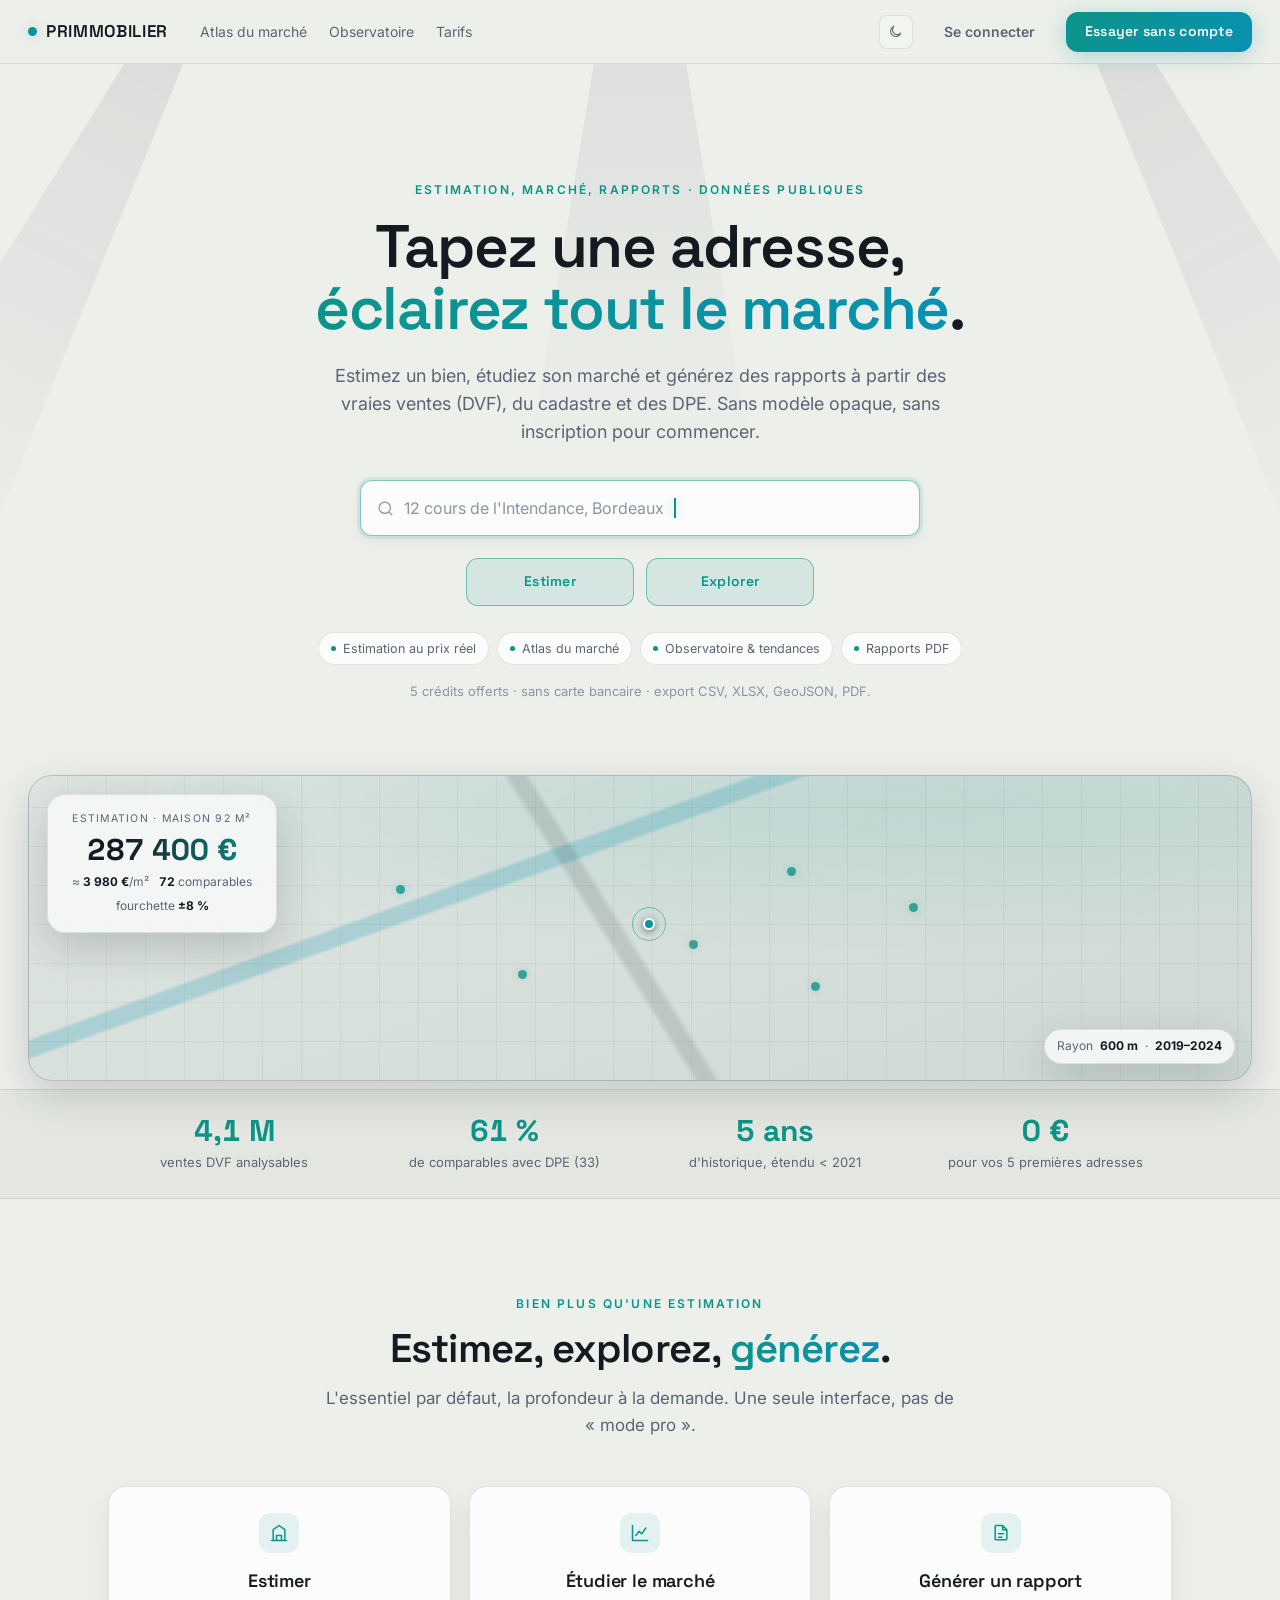
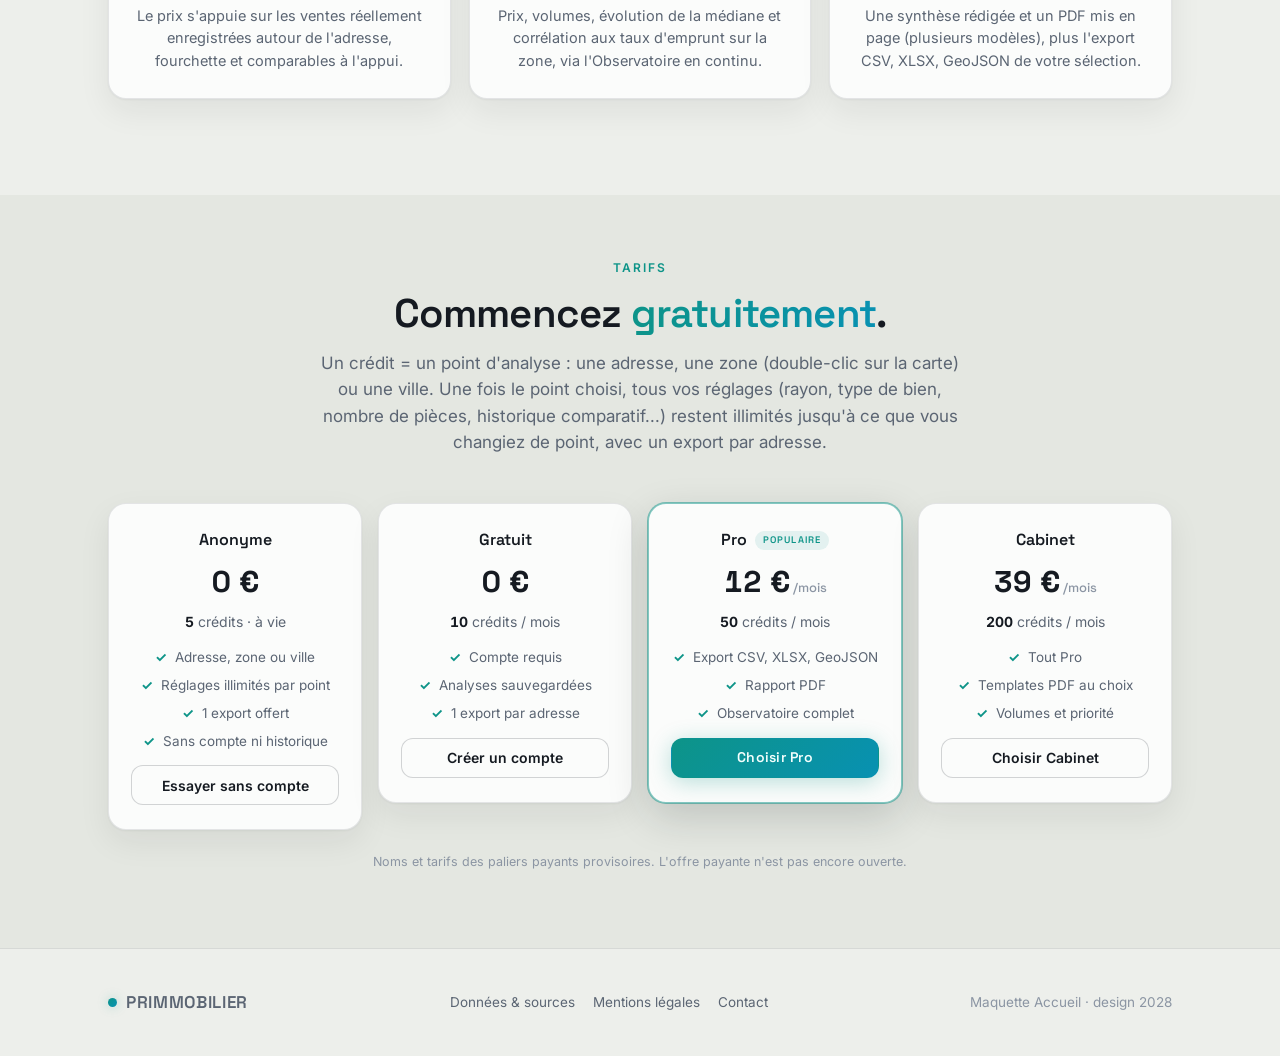
<file: web_poc/maquettes/accueil.html>
<!doctype html>
<html lang="fr">
  <head>
    <meta charset="utf-8" />
    <meta name="viewport" content="width=device-width, initial-scale=1" />
    <title>Primmobilier — Accueil</title>
    <link rel="preconnect" href="https://fonts.googleapis.com" />
    <link rel="preconnect" href="https://fonts.gstatic.com" crossorigin />
    <link rel="stylesheet" href="https://fonts.googleapis.com/css2?family=Inter:wght@400;500;600&family=Space+Grotesk:wght@500;600;700&display=swap" />
    <link rel="stylesheet" href="tokens.css" />
    <link rel="stylesheet" href="base.css" />
    <link rel="stylesheet" href="neon.css" />
    <style>
      /* ── Hero CENTRÉ sous lampadaire fixe + bandeau carte large/bas (option G) ──
         Le lampadaire est ancré au centre (sur la barre) ; seule son intensité
         --int monte à l'approche. Sombre : il s'illumine et diffuse au milieu.
         Clair : il assombrit pour creuser le relief de la barre. */
      .hero-lamp { --int: 0; position: relative; isolation: isolate; overflow: hidden; }
      .hero-lamp__inner {
        position: relative;
        z-index: 2;
        max-width: 760px;
        margin: 0 auto;
        padding: clamp(78px, 13vh, 158px) 28px 60px;
        text-align: center;
      }
      .hero-lamp h1 { font-size: clamp(36px, 5.4vw, 60px); line-height: 1.04; }
      .hero-lamp .lead {
        margin: 22px auto 0;
        max-width: 58ch;
        font-size: 18px;
        color: var(--text-muted);
      }

      /* Barre d'adresse pleine largeur (centrée), sans bouton à côté. */
      .hero-lamp .addressbar { position: relative; margin: 34px auto 0; max-width: 560px; }
      .hero-lamp .addressbar .fauxinput { min-height: 56px; font-size: 16px; }
      .hero-lamp .addressbar .fauxinput { transition: box-shadow 0.25s var(--ease), border-color 0.25s; }

      /* Halo du lampadaire ANCRÉ sur la barre (fixe), intensité ∝ --int. */
      .hero-lamp .addressbar::before {
        content: "";
        position: absolute;
        z-index: -1;
        left: 50%;
        top: 50%;
        width: 520px;
        max-width: 160%;
        height: 260px;
        transform: translate(-50%, -50%);
        border-radius: 50%;
        pointer-events: none;
        opacity: 0;
      }
      :root[data-theme="dark"] .hero-lamp .addressbar::before {
        background: radial-gradient(ellipse at center, rgba(45, 212, 191, calc(0.06 + 0.20 * var(--int))), transparent 62%);
        filter: blur(22px);
        opacity: 1;
      }
      /* Rampe lumineuse sous la barre (sombre seulement). */
      .hero-lamp .addressbar::after {
        content: "";
        position: absolute;
        left: 50%;
        bottom: -16px;
        width: 72%;
        height: 1px;
        transform: translateX(-50%);
        background: linear-gradient(90deg, transparent, var(--accent), transparent);
        opacity: 0;
      }
      :root[data-theme="dark"] .hero-lamp .addressbar::after { opacity: calc(0.18 + 0.6 * var(--int)); }

      /* Deux actions À POIDS ÉGAL sous la barre (estimation ≠ priorité). */
      .hero-lamp__cta { display: flex; gap: 12px; justify-content: center; margin-top: 22px; flex-wrap: wrap; }
      .hero-lamp__cta .btn {
        min-height: 48px;
        min-width: 168px;
        border: 1px solid var(--accent-line);
        background: var(--accent-soft);
        color: var(--accent);
        font-family: var(--font-display);
        font-weight: 600;
        letter-spacing: 0.02em;
      }
      .hero-lamp__cta .btn:hover {
        background: linear-gradient(135deg, var(--accent), var(--accent-2));
        color: var(--accent-ink);
        box-shadow: 0 4px 22px var(--accent-glow);
      }

      .hero-lamp__caps { display: flex; flex-wrap: wrap; gap: 8px; justify-content: center; margin-top: 26px; }
      .hero-lamp__caps span {
        display: inline-flex; align-items: center; gap: 7px;
        padding: 6px 12px; border: 1px solid var(--hairline); border-radius: 99px;
        background: var(--surface); font-size: 12.5px; color: var(--text-muted);
      }
      .hero-lamp__caps span::before { content: ""; width: 5px; height: 5px; border-radius: 50%; background: var(--accent); }
      :root[data-theme="dark"] .hero-lamp__caps span::before { box-shadow: 0 0 8px var(--accent-glow); }
      .hero-lamp__trust { margin-top: 16px; font-size: 13px; color: var(--text-faint); }

      /* ── Couche d'effets centrée (sous le contenu) ─────────────────────────── */
      .hero-lamp__fx { position: absolute; inset: 0; z-index: 1; pointer-events: none; }
      .hero-lamp__fx > * { position: absolute; }
      /* Diffusion large au milieu de la page (sombre). */
      .hero-lamp__wash { inset: 0; }
      :root[data-theme="dark"] .hero-lamp__wash {
        background: radial-gradient(58% 52% at 50% 24%, rgba(45, 212, 191, calc(0.04 + 0.11 * var(--int))), transparent 72%);
      }
      /* G2 — version « lampadaire / scène » : deux faisceaux depuis les coins
         hauts, qui s'évasent vers le bas en éclairant un peu vers l'extérieur
         (effet scène) ; le central reste la vedette. Sources hors-champ. */
      .hero-lamp__beam {
        top: -4%;
        bottom: auto;
        left: 50%;
        width: min(520px, 72%);
        height: 80%;
        clip-path: polygon(42% 0, 58% 0, 76% 100%, 24% 100%);
        filter: blur(12px);
        transform-origin: center;
        transform: translateX(-50%);
      }
      .hero-lamp__beam-l,
      .hero-lamp__beam-r {
        top: -10%;
        bottom: auto;
        width: min(280px, 30%);
        height: 126%;
        clip-path: polygon(43% 0, 57% 0, 84% 100%, 16% 100%);
        filter: blur(13px);
        transform-origin: top center;
      }
      .hero-lamp__beam-l { left: 4%; transform: rotate(27deg); }
      .hero-lamp__beam-r { right: 4%; transform: rotate(-27deg); }
      /* Sombre : ça s'allume (néon). */
      :root[data-theme="dark"] .hero-lamp__beam {
        background: linear-gradient(180deg, transparent, var(--accent-glow) 16%, transparent 74%);
        opacity: calc(0.28 + 0.44 * var(--int));
      }
      :root[data-theme="dark"] .hero-lamp__beam-l,
      :root[data-theme="dark"] .hero-lamp__beam-r {
        background: linear-gradient(180deg, transparent, var(--accent-glow) 14%, transparent 72%);
        opacity: calc(0.22 + 0.40 * var(--int));
      }
      /* Clair : ça assombrit pour le relief. Intensité pilotée par OPACITY (comme
         le sombre) — dégradé fixe — pour un repaint fiable au survol (sinon la
         couche multiply ne se rafraîchit pas tant qu'un toggle de thème ne force
         pas un repaint). */
      :root:not([data-theme="dark"]) .hero-lamp__beam {
        background: linear-gradient(180deg, rgba(17, 23, 31, 0.16), transparent 74%);
        mix-blend-mode: multiply;
        opacity: calc(0.45 + 0.55 * var(--int));
      }
      :root:not([data-theme="dark"]) .hero-lamp__beam-l,
      :root:not([data-theme="dark"]) .hero-lamp__beam-r {
        background: linear-gradient(180deg, rgba(17, 23, 31, 0.18), transparent 72%);
        mix-blend-mode: multiply;
        opacity: calc(0.5 + 0.5 * var(--int));
      }
      :root[data-theme="dark"] .hero-lamp .addressbar .fauxinput {
        box-shadow: 0 0 0 3px var(--accent-soft),
          0 0 calc(18px + 34px * var(--int)) rgba(45, 212, 191, calc(0.08 + 0.30 * var(--int)));
      }
      :root:not([data-theme="dark"]) .hero-lamp .addressbar .fauxinput {
        box-shadow: 0 0 0 3px var(--accent-soft),
          0 calc(5px + 13px * var(--int)) calc(16px + 30px * var(--int)) rgba(17, 23, 31, calc(0.05 + 0.15 * var(--int)));
      }

      /* ── Bandeau carte : large, peu haut, JUSTE EN DESSOUS du hero (option G) ── */
      .mapband { padding: 0 0 8px; }
      .mapband__wrap { max-width: 1280px; margin: 0 auto; padding: 0 28px; }
      .mapband .demo-map { aspect-ratio: auto; height: clamp(240px, 34vh, 340px); }

      /* Toute la page centrée : en-têtes de section, chiffres, piliers, tarifs,
         et les petites boxes (cartes piliers/tarifs, panneau d'aperçu). */
      .section-head { margin-left: auto; margin-right: auto; text-align: center; }
      .stat { text-align: center; }
      .pillar { text-align: center; }
      .pillar .ico { margin-left: auto; margin-right: auto; }
      .plan { text-align: center; }
      .plan-name { justify-content: center; }
      .plan ul { justify-items: center; }
      .plan li { justify-content: center; }
      .demo-card { text-align: center; }
      .demo-card .metrics { justify-content: center; }

      @media (prefers-reduced-motion: reduce) { .hero-lamp { --int: 0.4; } }
      @media (max-width: 560px) { .hero-lamp__cta .btn { flex: 1; min-width: 0; } }
    </style>
  </head>
  <body>
    <!-- Navigation -->
    <nav class="site-nav">
      <a class="brand" href="#"><span class="brand-dot" aria-hidden="true"></span>Primmobilier</a>
      <div class="nav-links">
        <a href="#">Atlas du marché</a>
        <a href="#">Observatoire</a>
        <a href="#tarifs">Tarifs</a>
      </div>
      <div class="nav-spacer"></div>
      <div class="nav-actions">
        <button class="theme-toggle" type="button" aria-label="Basculer le thème">
          <svg class="icon-sun" viewBox="0 0 24 24" width="15" height="15" fill="none" stroke="currentColor" stroke-width="1.8" stroke-linecap="round" aria-hidden="true"><circle cx="12" cy="12" r="4.2"/><path d="M12 2.5v2.4M12 19.1v2.4M2.5 12h2.4M19.1 12h2.4M5.2 5.2l1.7 1.7M17.1 17.1l1.7 1.7M18.8 5.2l-1.7 1.7M6.9 17.1l-1.7 1.7"/></svg>
          <svg class="icon-moon" viewBox="0 0 24 24" width="15" height="15" fill="none" stroke="currentColor" stroke-width="1.8" stroke-linecap="round" stroke-linejoin="round" aria-hidden="true"><path d="M20.5 14.5A8.5 8.5 0 1 1 9.5 3.5a7 7 0 0 0 11 11z"/></svg>
        </button>
        <a class="btn btn-quiet" href="#">Se connecter</a>
        <a class="btn btn-primary" href="#">Essayer sans compte</a>
      </div>
    </nav>

    <!-- ===== HÉROS centré sous lampadaire ===== -->
    <header class="hero-lamp">
      <div class="hero-lamp__fx" aria-hidden="true">
        <span class="hero-lamp__wash"></span>
        <span class="hero-lamp__beam"></span>
        <span class="hero-lamp__beam-l"></span>
        <span class="hero-lamp__beam-r"></span>
      </div>
      <div class="hero-lamp__inner">
        <div class="eyebrow">Estimation, marché, rapports · données publiques</div>
        <h1 class="glow-title" style="margin-top:16px">Tapez une adresse, <em>éclairez tout le marché</em>.</h1>
        <p class="lead">
          Estimez un bien, étudiez son marché et générez des rapports à partir des vraies
          ventes (DVF), du cadastre et des DPE. Sans modèle opaque, sans inscription pour commencer.
        </p>
        <div class="addressbar lit">
          <div class="fauxinput">
            <svg viewBox="0 0 24 24" width="17" height="17" fill="none" stroke="currentColor" stroke-width="1.8" stroke-linecap="round" stroke-linejoin="round"><path d="M21 21l-4.3-4.3M11 19a8 8 0 1 0 0-16 8 8 0 0 0 0 16z"/></svg>
            <span>12 cours de l'Intendance, Bordeaux</span>
            <span class="caret"></span>
          </div>
        </div>
        <div class="hero-lamp__cta">
          <a class="btn" href="#">Estimer</a>
          <a class="btn" href="#">Explorer</a>
        </div>
        <div class="hero-lamp__caps">
          <span>Estimation au prix réel</span>
          <span>Atlas du marché</span>
          <span>Observatoire &amp; tendances</span>
          <span>Rapports PDF</span>
        </div>
        <p class="hero-lamp__trust">5 crédits offerts · sans carte bancaire · export CSV, XLSX, GeoJSON, PDF.</p>
      </div>
    </header>

    <!-- Bandeau carte : large, peu haut, juste sous le hero (verre = D18) -->
    <section class="mapband">
      <div class="mapband__wrap">
        <div class="demo-map" role="img" aria-label="Aperçu de l'Atlas : carte, comparables et estimation">
          <div class="demo-card">
            <span class="label">Estimation · maison 92 m²</span>
            <span class="price">287 400 €</span>
            <div class="metrics"><span>≈ <b>3 980 €</b>/m²</span><span><b>72</b> comparables</span><span>fourchette <b>±8 %</b></span></div>
          </div>
          <span class="demo-marker" style="top:46%;left:50%"></span>
          <span class="demo-dot" style="top:30%;left:62%"></span>
          <span class="demo-dot" style="top:54%;left:54%"></span>
          <span class="demo-dot" style="top:64%;left:40%"></span>
          <span class="demo-dot" style="top:42%;left:72%"></span>
          <span class="demo-dot" style="top:36%;left:30%"></span>
          <span class="demo-dot" style="top:68%;left:64%"></span>
          <span class="demo-chip">Rayon <b>600 m</b> · <b>2019–2024</b></span>
        </div>
      </div>
    </section>

    <!-- Chiffres clés -->
    <section class="stats">
      <div class="container">
        <div class="stat"><div class="n">4,1 M</div><div class="l">ventes DVF analysables</div></div>
        <div class="stat"><div class="n">61 %</div><div class="l">de comparables avec DPE (33)</div></div>
        <div class="stat"><div class="n">5 ans</div><div class="l">d'historique, étendu &lt; 2021</div></div>
        <div class="stat"><div class="n">0 €</div><div class="l">pour vos 5 premières adresses</div></div>
      </div>
    </section>

    <!-- Piliers -->
    <section class="section">
      <div class="container">
        <div class="section-head">
          <div class="eyebrow">Bien plus qu'une estimation</div>
          <h2 class="glow-title">Estimez, explorez, <em>générez</em>.</h2>
          <p>L'essentiel par défaut, la profondeur à la demande. Une seule interface, pas de « mode pro ».</p>
        </div>
        <div class="pillars">
          <article class="pillar">
            <div class="ico"><svg viewBox="0 0 24 24" width="20" height="20" fill="none" stroke="currentColor" stroke-width="1.8" stroke-linecap="round" stroke-linejoin="round"><path d="M3 21h18M5 21V8l7-5 7 5v13M9 21v-6h6v6"/></svg></div>
            <h3>Estimer</h3>
            <p>Le prix s'appuie sur les ventes réellement enregistrées autour de l'adresse, fourchette et comparables à l'appui.</p>
          </article>
          <article class="pillar">
            <div class="ico"><svg viewBox="0 0 24 24" width="20" height="20" fill="none" stroke="currentColor" stroke-width="1.8" stroke-linecap="round" stroke-linejoin="round"><path d="M3 3v18h18M7 15l4-5 3 3 5-7"/></svg></div>
            <h3>Étudier le marché</h3>
            <p>Prix, volumes, évolution de la médiane et corrélation aux taux d'emprunt sur la zone, via l'Observatoire en continu.</p>
          </article>
          <article class="pillar">
            <div class="ico"><svg viewBox="0 0 24 24" width="20" height="20" fill="none" stroke="currentColor" stroke-width="1.8" stroke-linecap="round" stroke-linejoin="round"><path d="M14 3v5h5M14 3l5 5v11a1 1 0 0 1-1 1H6a1 1 0 0 1-1-1V4a1 1 0 0 1 1-1zM9 13h6M9 17h4"/></svg></div>
            <h3>Générer un rapport</h3>
            <p>Une synthèse rédigée et un PDF mis en page (plusieurs modèles), plus l'export CSV, XLSX, GeoJSON de votre sélection.</p>
          </article>
        </div>
      </div>
    </section>

    <!-- Tarifs -->
    <section class="section section-tight" id="tarifs" style="background:var(--bg-2)">
      <div class="container">
        <div class="section-head">
          <div class="eyebrow">Tarifs</div>
          <h2 class="glow-title">Commencez <em>gratuitement</em>.</h2>
          <p>Un crédit = un point d'analyse : une adresse, une zone (double-clic sur la carte) ou une ville. Une fois le point choisi, tous vos réglages (rayon, type de bien, nombre de pièces, historique comparatif...) restent illimités jusqu'à ce que vous changiez de point, avec un export par adresse.</p>
        </div>
        <div class="pricing-grid">
          <article class="plan">
            <div class="plan-name">Anonyme</div>
            <div class="plan-price">0 €</div>
            <div class="plan-quota"><b>5</b> crédits · à vie</div>
            <ul><li>Adresse, zone ou ville</li><li>Réglages illimités par point</li><li>1 export offert</li><li>Sans compte ni historique</li></ul>
            <a class="btn btn-ghost" href="#">Essayer sans compte</a>
          </article>
          <article class="plan">
            <div class="plan-name">Gratuit</div>
            <div class="plan-price">0 €</div>
            <div class="plan-quota"><b>10</b> crédits / mois</div>
            <ul><li>Compte requis</li><li>Analyses sauvegardées</li><li>1 export par adresse</li></ul>
            <a class="btn btn-ghost" href="#">Créer un compte</a>
          </article>
          <article class="plan featured">
            <div class="plan-name">Pro <span class="plan-tag">populaire</span></div>
            <div class="plan-price">12 €<small> /mois</small></div>
            <div class="plan-quota"><b>50</b> crédits / mois</div>
            <ul><li>Export CSV, XLSX, GeoJSON</li><li>Rapport PDF</li><li>Observatoire complet</li></ul>
            <a class="btn btn-primary" href="#">Choisir Pro</a>
          </article>
          <article class="plan">
            <div class="plan-name">Cabinet</div>
            <div class="plan-price">39 €<small> /mois</small></div>
            <div class="plan-quota"><b>200</b> crédits / mois</div>
            <ul><li>Tout Pro</li><li>Templates PDF au choix</li><li>Volumes et priorité</li></ul>
            <a class="btn btn-ghost" href="#">Choisir Cabinet</a>
          </article>
        </div>
        <p class="pricing-note">Noms et tarifs des paliers payants provisoires. L'offre payante n'est pas encore ouverte.</p>
      </div>
    </section>

    <!-- Pied -->
    <footer class="site-foot">
      <div class="container">
        <a class="brand" href="#"><span class="brand-dot" aria-hidden="true"></span>Primmobilier</a>
        <div class="foot-links">
          <a href="#">Données &amp; sources</a>
          <a href="#">Mentions légales</a>
          <a href="#">Contact</a>
        </div>
        <span class="faint">Maquette Accueil · design 2028</span>
      </div>
    </footer>

    <!-- Bascule de thème — CLAIR par défaut (D13) -->
    <script>
      (function () {
        var root = document.documentElement;
        // Thème CLAIR par défaut (D13) à CHAQUE ouverture : aucune persistance.
        // ?theme=dark force le sombre (vue comparateur) ; le toggle agit le temps de la session.
        if (new URLSearchParams(location.search).get("theme") === "dark") root.setAttribute("data-theme", "dark");
        document.querySelector(".theme-toggle").addEventListener("click", function () {
          if (root.getAttribute("data-theme") === "dark") root.removeAttribute("data-theme");
          else root.setAttribute("data-theme", "dark");
        });
      })();
    </script>

    <!-- Lampadaire fixe : --int monte avec la proximité souris → barre -->
    <script>
      (function () {
        var hero = document.querySelector(".hero-lamp");
        if (!hero) return;
        var bar = hero.querySelector(".addressbar");
        var params = new URLSearchParams(location.search);
        if (params.has("int")) { hero.style.setProperty("--int", params.get("int")); return; }
        if (matchMedia("(prefers-reduced-motion: reduce)").matches) return;
        var tInt = 0, cInt = 0, raf = 0;
        function tick() {
          cInt += (tInt - cInt) * 0.12;
          hero.style.setProperty("--int", cInt.toFixed(3));
          if (Math.abs(tInt - cInt) > 0.002) raf = requestAnimationFrame(tick); else raf = 0;
        }
        function schedule() { if (!raf) raf = requestAnimationFrame(tick); }
        hero.addEventListener("pointermove", function (e) {
          var hr = hero.getBoundingClientRect();
          var br = bar.getBoundingClientRect();
          var d = Math.hypot(e.clientX - (br.left + br.width / 2), e.clientY - (br.top + br.height / 2));
          var maxD = Math.min(680, Math.hypot(hr.width, hr.height) * 0.6);
          var p = Math.max(0, 1 - d / maxD);
          tInt = p * p;
          schedule();
        });
        hero.addEventListener("pointerleave", function () { tInt = 0; schedule(); });
      })();
    </script>
  </body>
</html>
</file>
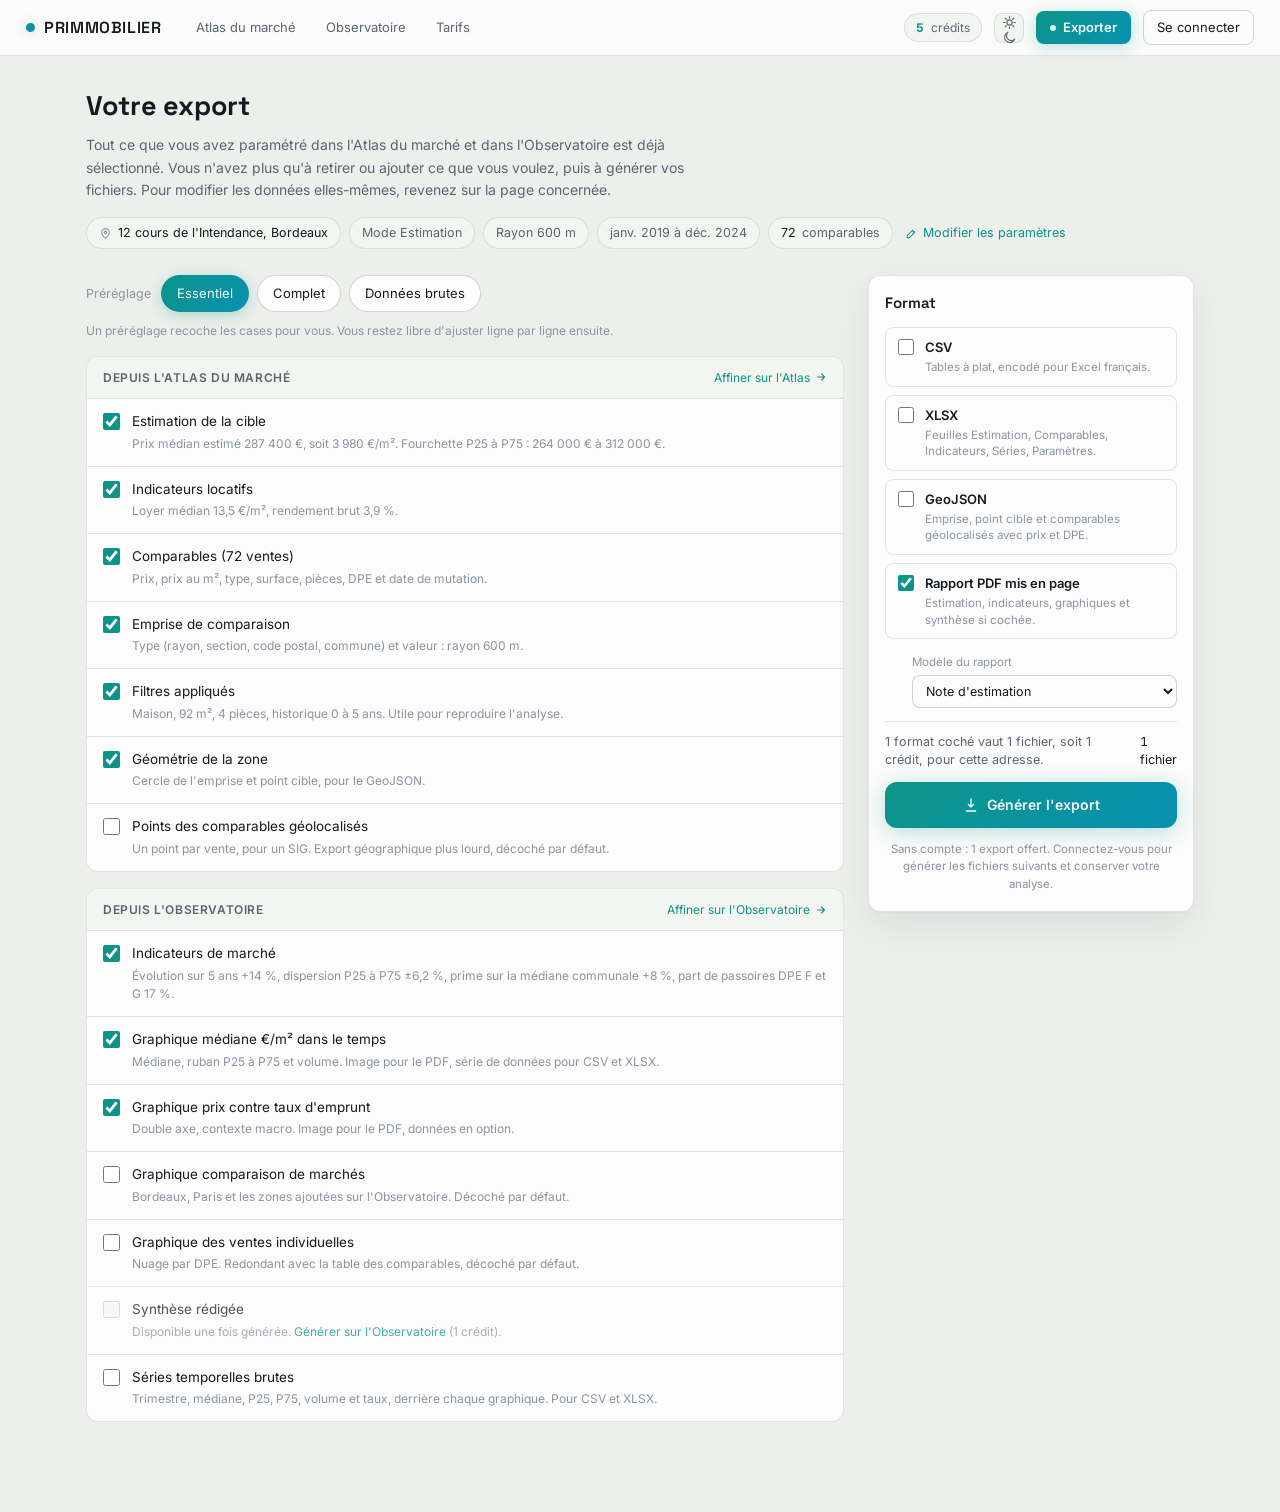
<file: web_poc/maquettes/export.html>
<!DOCTYPE html>
<html lang="fr">
  <head>
    <meta charset="utf-8" />
    <meta name="viewport" content="width=device-width, initial-scale=1" />
    <title>Exporter — Primmobilier</title>
    <link rel="preconnect" href="https://fonts.googleapis.com" />
    <link rel="stylesheet" href="https://fonts.googleapis.com/css2?family=Inter:wght@400;500;600&family=Space+Grotesk:wght@500;600;700&display=swap" />
    <link rel="stylesheet" href="../static/app.css" />
    <link rel="stylesheet" href="tokens.css" />
    <link rel="stylesheet" href="shell.css" />
    <style>
      /* Page d'export : hors carte et hors graphes. Le bandeau commun reste en
         haut mais NON auto-masquant ici (pas de vue a liberer) et plein (pas de
         dessous concave, qui n'a de sens que sur la carte). Marque + nav + actions
         identiques aux autres pages ; l'entree Exporter y est en etat courant. */
      body { min-height: 100vh; }
      .topbar { position: sticky; top: 0; z-index: 20; display: flex; align-items: center; gap: 22px; height: 56px; padding: 0 26px; background: color-mix(in srgb, var(--surface-solid) 94%, transparent); -webkit-backdrop-filter: var(--glass); backdrop-filter: var(--glass); border-bottom: 1px solid var(--hairline); }
      /* Marque, nav, actions, crédits, ghost : voir shell.css. */
      /* Entree Exporter en etat courant (on est sur la page) : meme teal, inerte. */
      .shell-here { display: inline-flex; align-items: center; gap: 7px; padding: 7px 14px; border-radius: var(--r-sm); color: var(--accent-ink); background: linear-gradient(135deg, var(--accent), var(--accent-2)); box-shadow: 0 3px 16px var(--accent-glow); font-size: 13px; font-weight: 600; cursor: default; }
      .shell-here::before { content: ""; width: 6px; height: 6px; border-radius: 50%; background: var(--accent-ink); opacity: .85; }

      .export { max-width: 1160px; margin: 0 auto; padding: 30px 26px 90px; }
      .export-head h1 { margin: 0; font-family: var(--font-display); font-size: 27px; font-weight: 700; color: var(--text); letter-spacing: -0.01em; }
      .export-sub { margin: 9px 0 0; font-size: 14px; line-height: 1.6; color: var(--text-muted); max-width: 72ch; }
      .analyse-chips { display: flex; flex-wrap: wrap; align-items: center; gap: 8px; margin-top: 16px; }
      .a-chip { display: inline-flex; align-items: center; gap: 6px; padding: 6px 12px; border: 1px solid var(--hairline); border-radius: 99px; background: var(--surface-2); font-size: 12.5px; color: var(--text-muted); }
      .a-chip svg { color: var(--text-faint); }
      .a-chip .strong { color: var(--text); }
      .modify-link { margin-left: 4px; display: inline-flex; align-items: center; gap: 5px; font-size: 12.5px; color: var(--accent); text-decoration: none; }
      .modify-link:hover { text-decoration: underline; }

      .export-grid { display: grid; grid-template-columns: 1fr 326px; gap: 24px; margin-top: 26px; align-items: start; }
      .export-pick { display: flex; flex-direction: column; gap: 16px; }

      .presets { display: flex; flex-wrap: wrap; align-items: center; gap: 8px; }
      .presets-label { font-size: 12.5px; color: var(--text-faint); margin-right: 2px; }
      .preset { padding: 8px 15px; border: 1px solid var(--hairline-strong); border-radius: 99px; background: var(--surface); color: var(--text); font: inherit; font-size: 13px; cursor: pointer; transition: border-color .2s, color .2s, background .2s; }
      .preset:hover { border-color: var(--accent-line); color: var(--accent); }
      .preset.active { border-color: transparent; color: var(--accent-ink); background: linear-gradient(135deg, var(--accent), var(--accent-2)); box-shadow: 0 3px 14px var(--accent-glow); }
      .presets-hint { width: 100%; margin: 2px 0 0; font-size: 12px; color: var(--text-faint); }

      .pick-group { border: 1px solid var(--hairline); border-radius: var(--r-md); background: var(--surface-solid); overflow: hidden; }
      .pick-head { display: flex; align-items: center; justify-content: space-between; gap: 12px; padding: 12px 16px; border-bottom: 1px solid var(--hairline); background: var(--surface-2); }
      .pick-head h2 { margin: 0; font-size: 12px; font-weight: 600; text-transform: uppercase; letter-spacing: 0.05em; color: var(--text-muted); }
      .refine-link { display: inline-flex; align-items: center; gap: 5px; font-size: 12px; color: var(--accent); text-decoration: none; }
      .refine-link:hover { text-decoration: underline; }
      .pick-item { display: flex; gap: 12px; padding: 13px 16px; border-top: 1px solid var(--hairline); cursor: pointer; align-items: flex-start; }
      .pick-list .pick-item:first-child { border-top: 0; }
      .pick-item input { accent-color: var(--accent); width: 17px; height: 17px; margin: 1px 0 0; flex: 0 0 auto; cursor: pointer; }
      .pi-text { display: flex; flex-direction: column; gap: 3px; }
      .pi-title { font-size: 13.5px; color: var(--text); }
      .pi-meta { font-size: 12px; line-height: 1.5; color: var(--text-faint); }
      .pick-item.disabled { cursor: default; opacity: 0.75; }
      .pick-item.disabled input { cursor: default; }
      .pi-meta a { color: var(--accent); text-decoration: none; }
      .pi-meta a:hover { text-decoration: underline; }

      .export-format { position: sticky; top: 78px; border: 1px solid var(--hairline); border-radius: var(--r-md); background: var(--surface-solid); padding: 16px 16px 18px; display: flex; flex-direction: column; gap: 13px; box-shadow: 0 1px 2px rgba(20,30,40,0.05), 0 14px 36px rgba(20,30,40,0.07); }
      :root[data-theme="dark"] .export-format { box-shadow: inset 0 1px 0 rgba(255,255,255,0.03), 0 18px 46px rgba(0,0,0,0.5); }
      .ef-title { margin: 0; font-family: var(--font-display); font-size: 15px; font-weight: 600; color: var(--text); }
      .fmt-list { display: flex; flex-direction: column; gap: 8px; }
      .fmt { display: flex; gap: 11px; padding: 10px 12px; border: 1px solid var(--hairline); border-radius: var(--r-sm); cursor: pointer; align-items: flex-start; transition: border-color .2s, background .2s; }
      .fmt:hover { border-color: var(--hairline-strong); }
      .fmt input { accent-color: var(--accent); width: 16px; height: 16px; margin: 1px 0 0; flex: 0 0 auto; cursor: pointer; }
      .f-text { display: flex; flex-direction: column; gap: 2px; }
      .f-name { font-size: 13px; font-weight: 600; color: var(--text); }
      .f-desc { font-size: 11.5px; line-height: 1.45; color: var(--text-faint); }
      .pdf-template { margin: 2px 0 0 27px; display: none; }
      .pdf-template.on { display: block; }
      .pdf-template label { display: block; font-size: 11.5px; color: var(--text-faint); margin-bottom: 4px; }
      .pdf-template select { width: 100%; padding: 7px 9px; border: 1px solid var(--hairline-strong); border-radius: var(--r-sm); background: var(--surface); color: var(--text); font: inherit; font-size: 12.5px; }

      .export-recap { display: flex; align-items: baseline; justify-content: space-between; gap: 10px; padding-top: 11px; border-top: 1px solid var(--hairline); font-size: 12.5px; color: var(--text-muted); }
      .recap-count { font-variant-numeric: tabular-nums; color: var(--text); }
      .btn-generate { min-height: 46px; border: 0; border-radius: var(--r-md); color: var(--accent-ink); background: linear-gradient(135deg, var(--accent), var(--accent-2)); box-shadow: 0 4px 22px var(--accent-glow); font: inherit; font-size: 14px; font-weight: 600; cursor: pointer; display: inline-flex; align-items: center; justify-content: center; gap: 8px; transition: filter .2s; }
      .btn-generate:hover { filter: brightness(1.07); }
      .btn-generate:disabled { opacity: 0.5; cursor: not-allowed; box-shadow: none; }
      .anon-note { margin: 0; font-size: 11.5px; line-height: 1.5; color: var(--text-faint); text-align: center; }

      @media (max-width: 980px) {
        .export-grid { grid-template-columns: 1fr; }
        .export-format { position: static; }
      }
    </style>
  </head>
  <body>
    <header class="topbar">
      <a class="shell-brand" href="accueil.html"><span class="brand-dot" aria-hidden="true"></span>Primmobilier</a>
      <nav class="shell-nav">
        <a href="atlas.html">Atlas du marché</a>
        <a href="observatoire.html">Observatoire</a>
        <a href="#">Tarifs</a>
      </nav>
      <div class="shell-spacer"></div>
      <div class="shell-actions">
        <span class="credits" title="Crédits restants ce mois"><b>5</b> crédits</span>
        <button class="theme-toggle" id="themeToggle" type="button" aria-label="Basculer le thème">
          <svg class="icon-sun" viewBox="0 0 24 24" width="15" height="15" fill="none" stroke="currentColor" stroke-width="1.8" stroke-linecap="round" aria-hidden="true"><circle cx="12" cy="12" r="4.2"/><path d="M12 2.5v2.4M12 19.1v2.4M2.5 12h2.4M19.1 12h2.4M5.2 5.2l1.7 1.7M17.1 17.1l1.7 1.7M18.8 5.2l-1.7 1.7M6.9 17.1l-1.7 1.7"/></svg>
          <svg class="icon-moon" viewBox="0 0 24 24" width="15" height="15" fill="none" stroke="currentColor" stroke-width="1.8" stroke-linecap="round" stroke-linejoin="round" aria-hidden="true"><path d="M20.5 14.5A8.5 8.5 0 1 1 9.5 3.5a7 7 0 0 0 11 11z"/></svg>
        </button>
        <span class="shell-here" aria-current="page">Exporter</span>
        <button class="ghost" type="button">Se connecter</button>
      </div>
    </header>

    <main class="export">
      <header class="export-head">
        <h1>Votre export</h1>
        <p class="export-sub">Tout ce que vous avez paramétré dans l'Atlas du marché et dans l'Observatoire est déjà sélectionné. Vous n'avez plus qu'à retirer ou ajouter ce que vous voulez, puis à générer vos fichiers. Pour modifier les données elles-mêmes, revenez sur la page concernée.</p>
        <div class="analyse-chips">
          <span class="a-chip"><svg viewBox="0 0 24 24" width="13" height="13" fill="none" stroke="currentColor" stroke-width="1.9" stroke-linecap="round" stroke-linejoin="round"><path d="M12 21s7-6.3 7-11a7 7 0 0 0-14 0c0 4.7 7 11 7 11z"/><circle cx="12" cy="10" r="2.4"/></svg><span class="strong">12 cours de l'Intendance, Bordeaux</span></span>
          <span class="a-chip">Mode Estimation</span>
          <span class="a-chip">Rayon 600 m</span>
          <span class="a-chip">janv. 2019 à déc. 2024</span>
          <span class="a-chip"><span class="strong">72</span> comparables</span>
          <a class="modify-link" href="atlas.html"><svg viewBox="0 0 24 24" width="13" height="13" fill="none" stroke="currentColor" stroke-width="1.9" stroke-linecap="round" stroke-linejoin="round"><path d="M4 20h4l10-10-4-4L4 16zM13.5 6.5l4 4"/></svg>Modifier les paramètres</a>
        </div>
      </header>

      <div class="export-grid">
        <section class="export-pick" aria-label="Contenu de l'export">
          <div class="presets">
            <span class="presets-label">Préréglage</span>
            <button class="preset active" type="button" data-preset="essentiel">Essentiel</button>
            <button class="preset" type="button" data-preset="complet">Complet</button>
            <button class="preset" type="button" data-preset="brut">Données brutes</button>
            <p class="presets-hint">Un préréglage recoche les cases pour vous. Vous restez libre d'ajuster ligne par ligne ensuite.</p>
          </div>

          <div class="pick-group">
            <div class="pick-head">
              <h2>Depuis l'Atlas du marché</h2>
              <a class="refine-link" href="atlas.html">Affiner sur l'Atlas<svg viewBox="0 0 24 24" width="12" height="12" fill="none" stroke="currentColor" stroke-width="2.2" stroke-linecap="round" stroke-linejoin="round"><path d="M5 12h14M13 6l6 6-6 6"/></svg></a>
            </div>
            <div class="pick-list">
              <label class="pick-item"><input type="checkbox" class="pick-cb" id="a1" checked /><span class="pi-text"><span class="pi-title">Estimation de la cible</span><span class="pi-meta">Prix médian estimé 287 400 €, soit 3 980 €/m². Fourchette P25 à P75 : 264 000 € à 312 000 €.</span></span></label>
              <label class="pick-item"><input type="checkbox" class="pick-cb" id="a2" checked /><span class="pi-text"><span class="pi-title">Indicateurs locatifs</span><span class="pi-meta">Loyer médian 13,5 €/m², rendement brut 3,9 %.</span></span></label>
              <label class="pick-item"><input type="checkbox" class="pick-cb" id="a3" checked /><span class="pi-text"><span class="pi-title">Comparables (72 ventes)</span><span class="pi-meta">Prix, prix au m², type, surface, pièces, DPE et date de mutation.</span></span></label>
              <label class="pick-item"><input type="checkbox" class="pick-cb" id="a4" checked /><span class="pi-text"><span class="pi-title">Emprise de comparaison</span><span class="pi-meta">Type (rayon, section, code postal, commune) et valeur : rayon 600 m.</span></span></label>
              <label class="pick-item"><input type="checkbox" class="pick-cb" id="a5" checked /><span class="pi-text"><span class="pi-title">Filtres appliqués</span><span class="pi-meta">Maison, 92 m², 4 pièces, historique 0 à 5 ans. Utile pour reproduire l'analyse.</span></span></label>
              <label class="pick-item"><input type="checkbox" class="pick-cb" id="a6" checked /><span class="pi-text"><span class="pi-title">Géométrie de la zone</span><span class="pi-meta">Cercle de l'emprise et point cible, pour le GeoJSON.</span></span></label>
              <label class="pick-item"><input type="checkbox" class="pick-cb" id="a7" /><span class="pi-text"><span class="pi-title">Points des comparables géolocalisés</span><span class="pi-meta">Un point par vente, pour un SIG. Export géographique plus lourd, décoché par défaut.</span></span></label>
            </div>
          </div>

          <div class="pick-group">
            <div class="pick-head">
              <h2>Depuis l'Observatoire</h2>
              <a class="refine-link" href="observatoire.html">Affiner sur l'Observatoire<svg viewBox="0 0 24 24" width="12" height="12" fill="none" stroke="currentColor" stroke-width="2.2" stroke-linecap="round" stroke-linejoin="round"><path d="M5 12h14M13 6l6 6-6 6"/></svg></a>
            </div>
            <div class="pick-list">
              <label class="pick-item"><input type="checkbox" class="pick-cb" id="o1" checked /><span class="pi-text"><span class="pi-title">Indicateurs de marché</span><span class="pi-meta">Évolution sur 5 ans +14 %, dispersion P25 à P75 ±6,2 %, prime sur la médiane communale +8 %, part de passoires DPE F et G 17 %.</span></span></label>
              <label class="pick-item"><input type="checkbox" class="pick-cb" id="o2" checked /><span class="pi-text"><span class="pi-title">Graphique médiane €/m² dans le temps</span><span class="pi-meta">Médiane, ruban P25 à P75 et volume. Image pour le PDF, série de données pour CSV et XLSX.</span></span></label>
              <label class="pick-item"><input type="checkbox" class="pick-cb" id="o3" checked /><span class="pi-text"><span class="pi-title">Graphique prix contre taux d'emprunt</span><span class="pi-meta">Double axe, contexte macro. Image pour le PDF, données en option.</span></span></label>
              <label class="pick-item"><input type="checkbox" class="pick-cb" id="o4" /><span class="pi-text"><span class="pi-title">Graphique comparaison de marchés</span><span class="pi-meta">Bordeaux, Paris et les zones ajoutées sur l'Observatoire. Décoché par défaut.</span></span></label>
              <label class="pick-item"><input type="checkbox" class="pick-cb" id="o5" /><span class="pi-text"><span class="pi-title">Graphique des ventes individuelles</span><span class="pi-meta">Nuage par DPE. Redondant avec la table des comparables, décoché par défaut.</span></span></label>
              <label class="pick-item disabled"><input type="checkbox" class="pick-cb" id="o6" disabled /><span class="pi-text"><span class="pi-title">Synthèse rédigée</span><span class="pi-meta">Disponible une fois générée. <a href="observatoire.html">Générer sur l'Observatoire</a> (1 crédit).</span></span></label>
              <label class="pick-item"><input type="checkbox" class="pick-cb" id="o7" /><span class="pi-text"><span class="pi-title">Séries temporelles brutes</span><span class="pi-meta">Trimestre, médiane, P25, P75, volume et taux, derrière chaque graphique. Pour CSV et XLSX.</span></span></label>
            </div>
          </div>
        </section>

        <aside class="export-format" aria-label="Format et génération">
          <h2 class="ef-title">Format</h2>
          <div class="fmt-list">
            <label class="fmt"><input type="checkbox" class="fmt-cb" id="fCsv" /><span class="f-text"><span class="f-name">CSV</span><span class="f-desc">Tables à plat, encodé pour Excel français.</span></span></label>
            <label class="fmt"><input type="checkbox" class="fmt-cb" id="fXlsx" /><span class="f-text"><span class="f-name">XLSX</span><span class="f-desc">Feuilles Estimation, Comparables, Indicateurs, Séries, Paramètres.</span></span></label>
            <label class="fmt"><input type="checkbox" class="fmt-cb" id="fGeo" /><span class="f-text"><span class="f-name">GeoJSON</span><span class="f-desc">Emprise, point cible et comparables géolocalisés avec prix et DPE.</span></span></label>
            <label class="fmt"><input type="checkbox" class="fmt-cb" id="fPdf" checked /><span class="f-text"><span class="f-name">Rapport PDF mis en page</span><span class="f-desc">Estimation, indicateurs, graphiques et synthèse si cochée.</span></span></label>
          </div>
          <div class="pdf-template on" id="pdfTemplate">
            <label for="pdfTpl">Modèle du rapport</label>
            <select id="pdfTpl">
              <option>Note d'estimation</option>
              <option>Étude de marché</option>
              <option>Synthèse une page</option>
            </select>
          </div>
          <div class="export-recap">
            <span>1 format coché vaut 1 fichier, soit 1 crédit, pour cette adresse.</span>
            <span class="recap-count" id="recapCount">1 fichier</span>
          </div>
          <button class="btn-generate" id="generate" type="button"><svg viewBox="0 0 24 24" width="16" height="16" fill="none" stroke="currentColor" stroke-width="1.9" stroke-linecap="round" stroke-linejoin="round"><path d="M12 3v12m0 0 4-4m-4 4-4-4M5 21h14"/></svg>Générer l'export</button>
          <p class="anon-note">Sans compte : 1 export offert. Connectez-vous pour générer les fichiers suivants et conserver votre analyse.</p>
        </aside>
      </div>
    </main>

    <script src="shell.js"></script>
    <script>
      // Prereglages (D9) : recochent en masse contenu + formats. Le tri fin reste libre.
      var PRESETS = {
        essentiel: { items: ["a1","a2","a3","a4","a5","a6","o1","o2","o3"], formats: ["fPdf"] },
        complet:   { items: ["a1","a2","a3","a4","a5","a6","a7","o1","o2","o3","o4","o5","o7"], formats: ["fPdf","fCsv","fXlsx"] },
        brut:      { items: ["a3","a4","a5","a6","a7","o1","o2","o3","o7"], formats: ["fCsv","fXlsx","fGeo"] }
      };
      var presetBtns = Array.prototype.slice.call(document.querySelectorAll(".preset"));
      var itemCbs = Array.prototype.slice.call(document.querySelectorAll(".pick-cb"));
      var fmtCbs = Array.prototype.slice.call(document.querySelectorAll(".fmt-cb"));

      function applyPreset(name) {
        var p = PRESETS[name]; if (!p) return;
        itemCbs.forEach(function (c) { if (!c.disabled) c.checked = p.items.indexOf(c.id) !== -1; });
        fmtCbs.forEach(function (c) { c.checked = p.formats.indexOf(c.id) !== -1; });
        presetBtns.forEach(function (b) { b.classList.toggle("active", b.dataset.preset === name); });
        sync();
      }
      function clearPresetHighlight() { presetBtns.forEach(function (b) { b.classList.remove("active"); }); }
      function sync() {
        var n = fmtCbs.filter(function (c) { return c.checked; }).length;
        document.getElementById("recapCount").textContent = n <= 1 ? n + " fichier" : n + " fichiers";
        document.getElementById("generate").disabled = n === 0;
        document.getElementById("pdfTemplate").classList.toggle("on", document.getElementById("fPdf").checked);
      }

      presetBtns.forEach(function (b) { b.addEventListener("click", function () { applyPreset(b.dataset.preset); }); });
      itemCbs.forEach(function (c) { c.addEventListener("change", clearPresetHighlight); });
      fmtCbs.forEach(function (c) { c.addEventListener("change", function () { clearPresetHighlight(); sync(); }); });
      sync();
    </script>
  </body>
</html>
</file>
<file: web_poc/maquettes/tokens.css>
/* ============================================================================
   tokens.css — socle UNIQUE de tokens des maquettes 2028 (phase 1).
   Source de vérité des couleurs/typo/rayons/ombres. Clair par DÉFAUT (D13) :
   `:root` = clair, `:root[data-theme="dark"]` = sombre (signature néon au toggle).

   Convention unifiée pour TOUTES les maquettes : aucun attribut = clair,
   data-theme="dark" = sombre. Sur l'Atlas / l'Observatoire / l'Export, ce
   fichier est chargé APRÈS app.css : ses `:root` priment sur ceux d'app.css
   (même spécificité, déclaré plus tard) et basculent le défaut en clair sans
   toucher au POC vivant (qui, lui, ne charge pas tokens.css).

   Valeurs reprises telles quelles de web_poc/static/app.css (teal deux tons
   D16, Inter + Space Grotesk D17). Throwaway : sert à trancher, pas du prod.
   ============================================================================ */
:root {
  color-scheme: light;
  --font-ui: Inter, ui-sans-serif, system-ui, -apple-system, "Segoe UI", sans-serif;
  --font-display: "Space Grotesk", Inter, ui-sans-serif, system-ui, sans-serif;

  --bg: #edefeb;
  --bg-2: #e4e7e1;
  --surface: #fbfcfb;
  --surface-solid: #fbfcfb;
  --surface-2: #f3f5f1;
  --surface-3: rgba(18, 26, 35, 0.05);

  --text: #151a21;
  --text-muted: #5b6573;
  --text-faint: #8b95a3;

  --hairline: rgba(18, 26, 35, 0.1);
  --hairline-strong: rgba(18, 26, 35, 0.18);

  --accent: #0d9488;
  --accent-2: #0891b2;
  --accent-ink: #f4fffd;
  --accent-soft: rgba(13, 148, 136, 0.1);
  --accent-glow: rgba(13, 148, 136, 0.28);
  --accent-line: rgba(13, 148, 136, 0.5);

  --gold: #b45309;
  --danger: #dc2626;

  --shadow-card: 0 1px 2px rgba(24, 33, 31, 0.05), 0 12px 32px rgba(24, 33, 31, 0.07);
  --shadow-pop: 0 14px 40px rgba(24, 33, 31, 0.18);
  --glass: saturate(160%) blur(22px);

  --r-xl: 24px;
  --r-lg: 18px;
  --r-md: 12px;
  --r-sm: 8px;
  --ease: cubic-bezier(0.2, 0.8, 0.2, 1);

  --maxw: 1120px;
}

:root[data-theme="dark"] {
  color-scheme: dark;
  --bg: #0a0d12;
  --bg-2: #070a0e;
  --surface: #11161f;
  --surface-solid: #11161f;
  --surface-2: rgba(255, 255, 255, 0.045);
  --surface-3: rgba(255, 255, 255, 0.085);

  --text: #e9edf3;
  --text-muted: #9aa4b4;
  --text-faint: #667182;

  --hairline: rgba(255, 255, 255, 0.09);
  --hairline-strong: rgba(255, 255, 255, 0.17);

  --accent: #2dd4bf;
  --accent-2: #22d3ee;
  --accent-ink: #052a24;
  --accent-soft: rgba(45, 212, 191, 0.13);
  --accent-glow: rgba(45, 212, 191, 0.4);
  --accent-line: rgba(45, 212, 191, 0.55);

  --gold: #fbbf24;
  --danger: #f87171;

  --shadow-card: 0 1px 2px rgba(2, 4, 8, 0.4), 0 16px 44px rgba(2, 4, 8, 0.5);
  --shadow-pop: 0 14px 44px rgba(2, 4, 8, 0.6);
}
</file>
<file: web_poc/maquettes/base.css>
/* ============================================================================
   Primmobilier — Maquettes Accueil 2028 (phase 1, recherche design)
   Tokens partagés + composants de la page d'accueil. Throwaway : sert à
   regarder et trancher, pas du code de prod.

   Décisions respectées : thème CLAIR par défaut (D13, le sombre néon est la
   signature au toggle) · teal deux tons #0d9488/#2dd4bf (D16) · Inter +
   Space Grotesk (D17) · surfaces NETTES partout, verre dépoli réservé au
   panneau flottant sur la carte (D18) · divulgation progressive (D15).
   Valeurs de couleur reprises telles quelles de web_poc/static/app.css.
   ============================================================================ */

/* Tokens (couleurs, typo, rayons, ombres, verre) : déplacés dans tokens.css,
   le socle UNIQUE partagé par toutes les maquettes, chargé avant base.css.
   base.css ne porte plus que les composants de la page d'accueil. */

/* ----------------------------------------------------------------------------
   2. Base
---------------------------------------------------------------------------- */
* { box-sizing: border-box; }
[hidden] { display: none !important; }

html { scroll-behavior: smooth; }

body {
  margin: 0;
  font-family: var(--font-ui);
  font-size: 16px;
  line-height: 1.55;
  background: var(--bg);
  color: var(--text);
  -webkit-font-smoothing: antialiased;
  transition: background 0.4s var(--ease), color 0.4s var(--ease);
}

a { color: inherit; text-decoration: none; }
button { font: inherit; color: inherit; }

:focus-visible {
  outline: 2px solid var(--accent);
  outline-offset: 2px;
  border-radius: var(--r-sm);
}
::selection { background: var(--accent-soft); }

.container {
  width: 100%;
  max-width: var(--maxw);
  margin: 0 auto;
  padding: 0 28px;
}

.eyebrow {
  font-size: 12px;
  font-weight: 600;
  letter-spacing: 0.18em;
  text-transform: uppercase;
  color: var(--accent);
}

h1, h2, h3 {
  font-family: var(--font-display);
  font-weight: 600;
  letter-spacing: -0.02em;
  margin: 0;
}

.muted { color: var(--text-muted); }
.faint { color: var(--text-faint); }
.nums { font-variant-numeric: tabular-nums; }

/* ----------------------------------------------------------------------------
   3. Navigation (surface nette, hairline en bas)
---------------------------------------------------------------------------- */
.site-nav {
  position: sticky;
  top: 0;
  z-index: 20;
  display: flex;
  align-items: center;
  gap: 24px;
  height: 64px;
  padding: 0 28px;
  background: color-mix(in srgb, var(--bg) 86%, transparent);
  -webkit-backdrop-filter: saturate(140%) blur(12px);
  backdrop-filter: saturate(140%) blur(12px);
  border-bottom: 1px solid var(--hairline);
}

.brand {
  display: flex;
  align-items: center;
  gap: 9px;
  font-family: var(--font-display);
  font-size: 17px;
  font-weight: 600;
  letter-spacing: 0.04em;
  text-transform: uppercase;
}

.brand-dot {
  width: 9px;
  height: 9px;
  border-radius: 50%;
  background: linear-gradient(135deg, var(--accent), var(--accent-2));
  box-shadow: 0 0 12px var(--accent-glow);
}

.nav-links {
  display: flex;
  gap: 22px;
  margin-left: 8px;
}

.nav-links a {
  font-size: 14px;
  color: var(--text-muted);
  transition: color 0.2s;
}
.nav-links a:hover { color: var(--text); }

.nav-spacer { flex: 1; }

.nav-actions {
  display: flex;
  align-items: center;
  gap: 12px;
}

/* ---- Bascule de thème (reprend les icônes sun/moon de l'app) ---- */
.theme-toggle {
  display: grid;
  place-items: center;
  width: 34px;
  height: 34px;
  border: 1px solid var(--hairline);
  border-radius: var(--r-sm);
  background: var(--surface-2);
  color: var(--text-muted);
  cursor: pointer;
  transition: color 0.2s, border-color 0.2s, box-shadow 0.2s;
}
.theme-toggle:hover {
  color: var(--accent);
  border-color: var(--accent-line);
  box-shadow: 0 0 14px var(--accent-glow);
}
:root[data-theme="dark"] .theme-toggle .icon-moon,
:root:not([data-theme="dark"]) .theme-toggle .icon-sun { display: none; }

/* ----------------------------------------------------------------------------
   4. Boutons
---------------------------------------------------------------------------- */
.btn {
  display: inline-flex;
  align-items: center;
  justify-content: center;
  gap: 8px;
  min-height: 40px;
  padding: 0 18px;
  border: 1px solid transparent;
  border-radius: var(--r-md);
  font-size: 14px;
  font-weight: 600;
  cursor: pointer;
  white-space: nowrap;
  transition: filter 0.2s, transform 0.15s var(--ease), box-shadow 0.2s, border-color 0.2s, color 0.2s, background 0.2s;
}
.btn:active { transform: translateY(1px); }

.btn-primary {
  background: linear-gradient(135deg, var(--accent), var(--accent-2));
  color: var(--accent-ink);
  box-shadow: 0 4px 22px var(--accent-glow);
  font-family: var(--font-display);
  letter-spacing: 0.02em;
}
.btn-primary:hover { filter: brightness(1.07); box-shadow: 0 6px 28px var(--accent-glow); }

.btn-ghost {
  background: var(--surface);
  border-color: var(--hairline-strong);
  color: var(--text);
}
.btn-ghost:hover { border-color: var(--accent-line); color: var(--accent); }

.btn-quiet {
  background: transparent;
  color: var(--text-muted);
}
.btn-quiet:hover { color: var(--text); }

.btn-lg { min-height: 50px; padding: 0 26px; font-size: 16px; }

/* ----------------------------------------------------------------------------
   5. Sections génériques
---------------------------------------------------------------------------- */
.section { padding: 96px 0; }
.section-tight { padding: 64px 0; }

.section-head {
  max-width: 640px;
  margin-bottom: 48px;
  display: grid;
  gap: 14px;
}
.section-head h2 { font-size: clamp(28px, 4vw, 40px); line-height: 1.1; }
.section-head p { margin: 0; font-size: 17px; color: var(--text-muted); }

/* ---- Piliers ---- */
.pillars {
  display: grid;
  grid-template-columns: repeat(3, 1fr);
  gap: 18px;
}
.pillar {
  display: grid;
  gap: 10px;
  padding: 26px;
  background: var(--surface);
  border: 1px solid var(--hairline);
  border-radius: var(--r-lg);
  box-shadow: var(--shadow-card);
}
.pillar .ico {
  display: grid;
  place-items: center;
  width: 40px;
  height: 40px;
  border-radius: var(--r-md);
  background: var(--accent-soft);
  color: var(--accent);
  margin-bottom: 4px;
}
.pillar h3 { font-size: 18px; letter-spacing: -0.01em; }
.pillar p { margin: 0; font-size: 14.5px; color: var(--text-muted); }

/* ----------------------------------------------------------------------------
   6. Aperçu produit — la SEULE surface en verre (D18 : verre sur carte)
---------------------------------------------------------------------------- */
.demo-map {
  position: relative;
  overflow: hidden;
  border: 1px solid var(--hairline-strong);
  border-radius: var(--r-xl);
  box-shadow: var(--shadow-pop);
  background:
    radial-gradient(120% 80% at 70% 10%, rgba(13, 148, 136, 0.12), transparent 60%),
    repeating-linear-gradient(0deg, transparent 0 38px, rgba(18, 26, 35, 0.05) 38px 39px),
    repeating-linear-gradient(90deg, transparent 0 38px, rgba(18, 26, 35, 0.05) 38px 39px),
    linear-gradient(160deg, #dfe6e2, #cfd9d4);
  aspect-ratio: 16 / 11;
}
:root[data-theme="dark"] .demo-map {
  background:
    radial-gradient(120% 80% at 70% 10%, rgba(45, 212, 191, 0.18), transparent 60%),
    repeating-linear-gradient(0deg, transparent 0 38px, rgba(255, 255, 255, 0.04) 38px 39px),
    repeating-linear-gradient(90deg, transparent 0 38px, rgba(255, 255, 255, 0.04) 38px 39px),
    linear-gradient(160deg, #0f151c, #0a0d12);
}

/* Fausse route diagonale + rivière, pour que ça respire « carte ». */
.demo-map::before {
  content: "";
  position: absolute;
  inset: 0;
  background:
    linear-gradient(58deg, transparent 47%, rgba(18, 26, 35, 0.12) 47.5% 48.5%, transparent 49%),
    linear-gradient(-20deg, transparent 62%, rgba(8, 145, 178, 0.22) 62.5% 64.5%, transparent 65%);
  pointer-events: none;
}
:root[data-theme="dark"] .demo-map::before {
  background:
    linear-gradient(58deg, transparent 47%, rgba(255, 255, 255, 0.08) 47.5% 48.5%, transparent 49%),
    linear-gradient(-20deg, transparent 62%, rgba(34, 211, 238, 0.25) 62.5% 64.5%, transparent 65%);
}

/* Marqueur cible (repris de l'app). */
.demo-marker {
  position: absolute;
  top: 38%;
  left: 44%;
  width: 18px;
  height: 18px;
}
.demo-marker::after {
  content: "";
  position: absolute;
  inset: 3px;
  border-radius: 50%;
  background: linear-gradient(135deg, var(--accent), var(--accent-2));
  border: 2px solid #fff;
  box-shadow: 0 0 12px var(--accent-glow), 0 2px 6px rgba(0, 0, 0, 0.4);
}
.demo-marker::before {
  content: "";
  position: absolute;
  inset: -8px;
  border-radius: 50%;
  border: 1.5px solid var(--accent-line);
  animation: pulse 2.2s ease-out infinite;
}
@keyframes pulse {
  0% { transform: scale(0.55); opacity: 0.9; }
  70% { transform: scale(1.3); opacity: 0; }
  100% { opacity: 0; }
}

/* Pastilles de comparables semées sur la carte. */
.demo-dot {
  position: absolute;
  width: 9px;
  height: 9px;
  border-radius: 50%;
  background: var(--accent);
  box-shadow: 0 0 8px var(--accent-glow);
  opacity: 0.8;
}

/* Panneau flottant en VERRE (la seule translucidité du site, D18). */
.demo-card {
  position: absolute;
  top: 18px;
  left: 18px;
  width: min(230px, 60%);
  padding: 16px;
  border: 1px solid var(--hairline);
  border-radius: var(--r-lg);
  background: color-mix(in srgb, var(--surface) 78%, transparent);
  -webkit-backdrop-filter: var(--glass);
  backdrop-filter: var(--glass);
  box-shadow: var(--shadow-pop);
  display: grid;
  gap: 8px;
}
.demo-card .label {
  font-size: 10.5px;
  letter-spacing: 0.12em;
  text-transform: uppercase;
  color: var(--text-muted);
}
.demo-card .price {
  font-family: var(--font-display);
  font-size: 30px;
  font-weight: 700;
  line-height: 1;
  font-variant-numeric: tabular-nums;
  background: linear-gradient(100deg, var(--text) 30%, var(--accent) 100%);
  -webkit-background-clip: text;
  background-clip: text;
  -webkit-text-fill-color: transparent;
}
.demo-card .metrics {
  display: flex;
  flex-wrap: wrap;
  gap: 6px 10px;
  font-size: 12px;
  color: var(--text-muted);
}
.demo-card .metrics b { color: var(--text); font-variant-numeric: tabular-nums; }

.demo-chip {
  position: absolute;
  bottom: 16px;
  right: 16px;
  display: inline-flex;
  align-items: center;
  gap: 7px;
  padding: 7px 12px;
  border: 1px solid var(--hairline);
  border-radius: 99px;
  background: color-mix(in srgb, var(--surface) 80%, transparent);
  -webkit-backdrop-filter: var(--glass);
  backdrop-filter: var(--glass);
  box-shadow: var(--shadow-pop);
  font-size: 12px;
  color: var(--text-muted);
}
.demo-chip b { color: var(--text); }

/* ----------------------------------------------------------------------------
   7. Tarifs (4 paliers, D1) — cartes nettes
---------------------------------------------------------------------------- */
.pricing-grid {
  display: grid;
  grid-template-columns: repeat(4, 1fr);
  gap: 16px;
  align-items: start;
}
.plan {
  display: grid;
  gap: 14px;
  padding: 24px 22px;
  background: var(--surface);
  border: 1px solid var(--hairline);
  border-radius: var(--r-lg);
  box-shadow: var(--shadow-card);
}
.plan.featured {
  border-color: var(--accent-line);
  box-shadow: 0 0 0 1px var(--accent-line), var(--shadow-pop);
}
.plan-name {
  display: flex;
  align-items: center;
  gap: 8px;
  font-family: var(--font-display);
  font-size: 16px;
  font-weight: 600;
}
.plan-tag {
  font-size: 9.5px;
  font-weight: 600;
  letter-spacing: 0.12em;
  text-transform: uppercase;
  padding: 2px 8px;
  border-radius: 99px;
  background: var(--accent-soft);
  color: var(--accent);
}
.plan-price {
  font-family: var(--font-display);
  font-size: 30px;
  font-weight: 700;
  line-height: 1;
  font-variant-numeric: tabular-nums;
}
.plan-price small {
  font-size: 13px;
  font-weight: 500;
  color: var(--text-faint);
}
.plan-quota {
  font-size: 14px;
  color: var(--text-muted);
}
.plan-quota b { color: var(--text); font-variant-numeric: tabular-nums; }
.plan ul {
  list-style: none;
  margin: 0;
  padding: 0;
  display: grid;
  gap: 7px;
  font-size: 13.5px;
  color: var(--text-muted);
}
.plan li { display: flex; gap: 8px; }
.plan li::before { content: "✓"; color: var(--accent); font-weight: 700; }
.plan li.off { color: var(--text-faint); }
.plan li.off::before { content: "–"; color: var(--text-faint); }

.pricing-note {
  margin-top: 22px;
  font-size: 12.5px;
  color: var(--text-faint);
  text-align: center;
}

/* ----------------------------------------------------------------------------
   8. Pied de page
---------------------------------------------------------------------------- */
.site-foot {
  border-top: 1px solid var(--hairline);
  padding: 40px 0;
  color: var(--text-muted);
  font-size: 13.5px;
}
.site-foot .container {
  display: flex;
  align-items: center;
  justify-content: space-between;
  gap: 18px;
  flex-wrap: wrap;
}
.foot-links { display: flex; gap: 18px; }
.foot-links a:hover { color: var(--text); }

/* ----------------------------------------------------------------------------
   9. Responsive
---------------------------------------------------------------------------- */
@media (max-width: 900px) {
  .pricing-grid { grid-template-columns: repeat(2, 1fr); }
  .pillars { grid-template-columns: 1fr; }
  .nav-links { display: none; }
}
@media (max-width: 560px) {
  .pricing-grid { grid-template-columns: 1fr; }
  .section { padding: 64px 0; }
}

@media (prefers-reduced-motion: reduce) {
  *, *::before, *::after {
    animation-duration: 0.01ms !important;
    transition-duration: 0.01ms !important;
  }
}
</file>
<file: web_poc/maquettes/neon.css>
/* ============================================================================
   neon.css — couche SIGNATURE néon (thème sombre) + composants démo-first.
   À charger APRÈS base.css.

   D13 respecté : thème CLAIR reste le défaut (scandinave, net). Cette couche
   n'enrichit QUE le sombre — qui devient la signature néon PLEIN ÉCRAN (pas un
   simple bandeau). Discipline D18 conservée : verre uniquement sur la carte ;
   ici le néon vient de lueurs, dégradés et accents, pas de glassmorphism diffus.
   Tokens/valeurs hérités de base.css (teal deux tons D16, Inter+Space Grotesk D17).
   ============================================================================ */

/* ----------------------------------------------------------------------------
   1. Canvas néon — tout le site, thème sombre
---------------------------------------------------------------------------- */
:root[data-theme="dark"] body {
  background:
    radial-gradient(72% 55% at 78% -8%, rgba(45, 212, 191, 0.13), transparent 60%),
    radial-gradient(60% 45% at 6% -6%, rgba(34, 211, 238, 0.10), transparent 55%),
    var(--bg);
  background-attachment: fixed;
}
/* Grille « data » très discrète, fondue vers le bas. */
:root[data-theme="dark"] body::before {
  content: "";
  position: fixed;
  inset: 0;
  z-index: 0;
  pointer-events: none;
  background:
    repeating-linear-gradient(0deg, transparent 0 63px, rgba(255, 255, 255, 0.02) 63px 64px),
    repeating-linear-gradient(90deg, transparent 0 63px, rgba(255, 255, 255, 0.02) 63px 64px);
  -webkit-mask-image: radial-gradient(125% 90% at 50% 0%, #000, transparent 72%);
  mask-image: radial-gradient(125% 90% at 50% 0%, #000, transparent 72%);
}
:root[data-theme="dark"] body > * { position: relative; z-index: 1; }

/* ----------------------------------------------------------------------------
   2. Lueurs sur les accents (sombre)
---------------------------------------------------------------------------- */
:root[data-theme="dark"] .eyebrow { text-shadow: 0 0 18px var(--accent-glow); }
:root[data-theme="dark"] .brand-dot { box-shadow: 0 0 18px var(--accent-glow); }
:root[data-theme="dark"] .btn-primary {
  box-shadow: 0 4px 26px var(--accent-glow), inset 0 0 0 1px rgba(45, 212, 191, 0.25);
}
:root[data-theme="dark"] .btn-primary:hover { box-shadow: 0 6px 34px var(--accent-glow); }

/* ----------------------------------------------------------------------------
   3. Titres signature : dégradé teal + halo (utilitaire .glow-title)
---------------------------------------------------------------------------- */
.glow-title em,
.glow-title .hl {
  font-style: normal;
  background: linear-gradient(100deg, var(--accent), var(--accent-2));
  -webkit-background-clip: text;
  background-clip: text;
  -webkit-text-fill-color: transparent;
}
/* Le halo est un text-shadow à couleur explicite : il rend même si le glyphe
   est transparent (dégradé clippé). Visible surtout en sombre. */
:root[data-theme="dark"] .glow-title em,
:root[data-theme="dark"] .glow-title .hl {
  text-shadow: 0 0 44px rgba(45, 212, 191, 0.45);
}

/* ----------------------------------------------------------------------------
   4. Barre d'adresse démo-first (réutilisable par les variantes)
---------------------------------------------------------------------------- */
.addressbar {
  display: flex;
  gap: 10px;
  max-width: 480px;
}
.addressbar .fauxinput {
  flex: 1;
  display: flex;
  align-items: center;
  gap: 10px;
  min-height: 52px;
  padding: 0 16px;
  border: 1px solid var(--hairline-strong);
  border-radius: var(--r-md);
  background: var(--surface);
  color: var(--text-faint);
  font-size: 15px;
  transition: border-color 0.2s, box-shadow 0.2s;
}
.addressbar .fauxinput svg { color: var(--text-faint); flex: 0 0 auto; }
:root[data-theme="dark"] .addressbar .fauxinput {
  box-shadow: 0 0 0 1px transparent, 0 0 28px rgba(45, 212, 191, 0.06);
}
.addressbar .fauxinput:focus-within,
.addressbar.lit .fauxinput {
  border-color: var(--accent-line);
  box-shadow: 0 0 0 3px var(--accent-soft);
}
.addressbar .caret {
  width: 1.5px;
  height: 20px;
  background: var(--accent);
  box-shadow: 0 0 8px var(--accent-glow);
  animation: caret-blink 1.1s steps(1) infinite;
}
@keyframes caret-blink { 50% { opacity: 0; } }

/* ----------------------------------------------------------------------------
   5. Chiffres clés lumineux (bandeau stats + gros chiffres signature)
---------------------------------------------------------------------------- */
.stats {
  border-top: 1px solid var(--hairline);
  border-bottom: 1px solid var(--hairline);
  background: var(--bg-2);
}
.stats .container {
  display: grid;
  grid-template-columns: repeat(4, 1fr);
  gap: 18px;
  padding-top: 26px;
  padding-bottom: 26px;
}
.stat .n {
  font-family: var(--font-display);
  font-size: 30px;
  font-weight: 700;
  line-height: 1;
  font-variant-numeric: tabular-nums;
  color: var(--accent);
}
.stat .l { font-size: 13px; color: var(--text-muted); margin-top: 6px; }
:root[data-theme="dark"] .stat .n {
  text-shadow: 0 0 24px var(--accent-glow);
}

/* ----------------------------------------------------------------------------
   6. Surfaces : liseré néon au survol / mise en avant (sombre)
---------------------------------------------------------------------------- */
:root[data-theme="dark"] .pillar { transition: border-color 0.25s, box-shadow 0.25s, transform 0.25s var(--ease); }
:root[data-theme="dark"] .pillar:hover {
  border-color: var(--accent-line);
  box-shadow: var(--shadow-card), 0 0 34px rgba(45, 212, 191, 0.09);
  transform: translateY(-2px);
}
:root[data-theme="dark"] .pillar .ico { box-shadow: 0 0 22px rgba(45, 212, 191, 0.18); }

:root[data-theme="dark"] .plan.featured {
  box-shadow: 0 0 0 1px var(--accent-line), 0 0 44px rgba(45, 212, 191, 0.15), var(--shadow-pop);
}
:root[data-theme="dark"] .plan-tag { box-shadow: 0 0 16px var(--accent-glow); }

/* ----------------------------------------------------------------------------
   7. Navigation : voile + lueur de base en sombre
---------------------------------------------------------------------------- */
:root[data-theme="dark"] .site-nav {
  background: color-mix(in srgb, var(--bg) 72%, transparent);
  box-shadow: 0 1px 0 rgba(45, 212, 191, 0.06);
}

@media (max-width: 860px) {
  .stats .container { grid-template-columns: repeat(2, 1fr); }
  .bignums { gap: 24px; }
}
</file>
<file: web_poc/static/app.css>
/* ============================================================================
   Primmobilier — Atlas du marché
   Design system : double thème (sombre par défaut), tokens CSS, verre dépoli.
   Le JS pilote l'état par classes (.active, .collapsed, .open, .selected…) ;
   ce fichier ne fait que le rendu.
   ============================================================================ */

/* ----------------------------------------------------------------------------
   1. Tokens
---------------------------------------------------------------------------- */
:root {
  color-scheme: dark;
  --font-ui: Inter, ui-sans-serif, system-ui, -apple-system, "Segoe UI", sans-serif;
  --font-display: "Space Grotesk", Inter, ui-sans-serif, system-ui, sans-serif;

  --bg: #0a0d12;
  --surface: rgba(16, 21, 30, 0.78);
  --surface-solid: #11161f;
  --surface-2: rgba(255, 255, 255, 0.045);
  --surface-3: rgba(255, 255, 255, 0.085);
  --field: rgba(255, 255, 255, 0.05);
  --field-border: rgba(255, 255, 255, 0.11);

  --text: #e9edf3;
  --text-muted: #9aa4b4;
  --text-faint: #667182;

  --hairline: rgba(255, 255, 255, 0.09);
  --hairline-strong: rgba(255, 255, 255, 0.17);

  --accent: #2dd4bf;
  --accent-2: #22d3ee;
  --accent-ink: #052a24;
  --accent-soft: rgba(45, 212, 191, 0.13);
  --accent-glow: rgba(45, 212, 191, 0.4);
  --accent-line: rgba(45, 212, 191, 0.55);

  --gold: #fbbf24;
  --danger: #f87171;

  --shadow-panel: 0 24px 70px rgba(2, 4, 8, 0.55), 0 2px 10px rgba(2, 4, 8, 0.35);
  --shadow-pop: 0 14px 44px rgba(2, 4, 8, 0.6);
  --glass: saturate(160%) blur(22px);

  --r-lg: 18px;
  --r-md: 12px;
  --r-sm: 8px;

  --ease: cubic-bezier(0.2, 0.8, 0.2, 1);
}

:root[data-theme="light"] {
  color-scheme: light;
  --bg: #edefeb;
  --surface: rgba(252, 253, 252, 0.82);
  --surface-solid: #fbfcfb;
  --surface-2: rgba(18, 26, 35, 0.045);
  --surface-3: rgba(18, 26, 35, 0.08);
  --field: rgba(255, 255, 255, 0.75);
  --field-border: rgba(18, 26, 35, 0.14);

  --text: #151a21;
  --text-muted: #5b6573;
  --text-faint: #8b95a3;

  --hairline: rgba(18, 26, 35, 0.1);
  --hairline-strong: rgba(18, 26, 35, 0.18);

  --accent: #0d9488;
  --accent-2: #0891b2;
  --accent-ink: #f4fffd;
  --accent-soft: rgba(13, 148, 136, 0.1);
  --accent-glow: rgba(13, 148, 136, 0.28);
  --accent-line: rgba(13, 148, 136, 0.5);

  --gold: #b45309;
  --danger: #dc2626;

  --shadow-panel: 0 20px 60px rgba(24, 33, 31, 0.16), 0 2px 8px rgba(24, 33, 31, 0.08);
  --shadow-pop: 0 14px 40px rgba(24, 33, 31, 0.18);
}

/* ----------------------------------------------------------------------------
   2. Base
---------------------------------------------------------------------------- */
* {
  box-sizing: border-box;
}

[hidden] {
  display: none !important;
}

html,
body,
.app,
#map {
  height: 100%;
  margin: 0;
}

body {
  font-family: var(--font-ui);
  font-size: 14px;
  line-height: 1.45;
  background: var(--bg);
  color: var(--text);
  -webkit-font-smoothing: antialiased;
}

.app {
  position: relative;
  overflow: hidden;
}

#map {
  width: 100%;
  background: var(--bg);
}

button {
  font: inherit;
  color: inherit;
}

:focus-visible {
  outline: 2px solid var(--accent);
  outline-offset: 2px;
  border-radius: var(--r-sm);
}

::selection {
  background: var(--accent-soft);
}

body.dragging {
  cursor: grabbing;
  user-select: none;
}

.drag-handle {
  cursor: grab;
}

/* Barres de défilement fines, fondues dans le verre. */
* {
  scrollbar-width: thin;
  scrollbar-color: var(--hairline-strong) transparent;
}
*::-webkit-scrollbar {
  width: 8px;
  height: 8px;
}
*::-webkit-scrollbar-thumb {
  background: var(--hairline-strong);
  border-radius: 99px;
}
*::-webkit-scrollbar-track {
  background: transparent;
}

/* ----------------------------------------------------------------------------
   3. Contrôles MapLibre (zoom, échelle, attribution)
---------------------------------------------------------------------------- */
.maplibregl-ctrl-bottom-left {
  z-index: 1;
}

.maplibregl-ctrl-group {
  background: var(--surface) !important;
  -webkit-backdrop-filter: var(--glass);
  backdrop-filter: var(--glass);
  border: 1px solid var(--hairline);
  border-radius: var(--r-md) !important;
  box-shadow: var(--shadow-pop) !important;
  overflow: hidden;
}

.maplibregl-ctrl-group button {
  background: transparent !important;
  border: 0 !important;
}

.maplibregl-ctrl-group button + button {
  border-top: 1px solid var(--hairline) !important;
}

.maplibregl-ctrl-group button .maplibregl-ctrl-icon {
  filter: none;
}

:root[data-theme="dark"] .maplibregl-ctrl-group button .maplibregl-ctrl-icon {
  filter: invert(1) hue-rotate(180deg) contrast(0.85);
}

.maplibregl-ctrl-scale {
  background: var(--surface) !important;
  -webkit-backdrop-filter: var(--glass);
  backdrop-filter: var(--glass);
  border: 1px solid var(--hairline) !important;
  border-top: 0 !important;
  border-radius: 0 0 6px 6px;
  color: var(--text-muted) !important;
  font-size: 10px !important;
}

.maplibregl-ctrl-attrib {
  background: color-mix(in srgb, var(--surface-solid) 72%, transparent) !important;
  -webkit-backdrop-filter: blur(8px);
  backdrop-filter: blur(8px);
  border-radius: var(--r-sm) 0 0 0;
  font-size: 10px;
}

.maplibregl-ctrl-attrib a {
  color: var(--text-muted) !important;
}

/* ----------------------------------------------------------------------------
   4. Panneau principal (gauche)
---------------------------------------------------------------------------- */
.panel {
  position: absolute;
  z-index: 3;
  top: 14px;
  left: 14px;
  display: flex;
  flex-direction: column;
  gap: 12px;
  width: min(404px, calc(100vw - 28px));
  max-height: calc(100vh - 28px);
  overflow-y: auto;
  overflow-x: visible;
  padding: 18px 18px 16px;
  background: var(--surface);
  -webkit-backdrop-filter: var(--glass);
  backdrop-filter: var(--glass);
  border: 1px solid var(--hairline);
  border-radius: var(--r-lg);
  box-shadow: var(--shadow-panel);
  animation: panel-in 0.5s var(--ease) both;
}

@keyframes panel-in {
  from {
    opacity: 0;
    transform: translateX(-14px);
  }
  to {
    opacity: 1;
    transform: none;
  }
}

/* Liseré supérieur : signature lumineuse du panneau. */
.panel::after {
  content: "";
  position: absolute;
  top: 0;
  left: 18%;
  right: 18%;
  height: 1px;
  background: linear-gradient(90deg, transparent, var(--accent-line), transparent);
  pointer-events: none;
}

.panel.collapsed {
  display: none;
}

/* ---- En-tête / marque ---- */
.brand {
  display: flex;
  align-items: center;
  justify-content: space-between;
  gap: 12px;
}

.brand strong {
  display: flex;
  align-items: center;
  gap: 9px;
  font-family: var(--font-display);
  font-size: 17px;
  font-weight: 600;
  letter-spacing: 0.04em;
  text-transform: uppercase;
}

.brand-dot {
  width: 9px;
  height: 9px;
  border-radius: 50%;
  background: linear-gradient(135deg, var(--accent), var(--accent-2));
  box-shadow: 0 0 12px var(--accent-glow);
}

.brand .head-actions {
  display: flex;
  align-items: center;
  gap: 10px;
}

.brand span,
.field > span,
.label,
.table-head span,
.range {
  color: var(--text-muted);
  font-size: 11.5px;
}

.brand .head-actions > span {
  font-size: 10.5px;
  letter-spacing: 0.14em;
  text-transform: uppercase;
  color: var(--text-faint);
}

.theme-toggle {
  display: grid;
  place-items: center;
  width: 30px;
  height: 30px;
  border: 1px solid var(--hairline);
  border-radius: var(--r-sm);
  background: var(--surface-2);
  color: var(--text-muted);
  cursor: pointer;
  transition: color 0.2s, border-color 0.2s, box-shadow 0.2s;
}

.theme-toggle:hover {
  color: var(--accent);
  border-color: var(--accent-line);
  box-shadow: 0 0 14px var(--accent-glow);
}

:root[data-theme="dark"] .theme-toggle .icon-moon,
:root[data-theme="light"] .theme-toggle .icon-sun {
  display: none;
}

/* ---- Libellés de section ---- */
.section-label {
  margin-top: 2px;
  font-size: 10px;
  font-weight: 600;
  letter-spacing: 0.16em;
  text-transform: uppercase;
  color: var(--text-faint);
}

/* ---- Sélecteur de mode (segmenté) ---- */
.mode-control {
  display: grid;
  grid-template-columns: 1fr 1fr;
  gap: 3px;
  padding: 3px;
  border: 1px solid var(--hairline);
  border-radius: var(--r-md);
  background: var(--surface-2);
}

.mode-control button {
  min-height: 32px;
  border: 0;
  border-radius: calc(var(--r-md) - 4px);
  background: transparent;
  color: var(--text-muted);
  font-weight: 500;
  cursor: pointer;
  transition: background 0.25s var(--ease), color 0.2s, box-shadow 0.25s;
}

.mode-control button:hover {
  color: var(--text);
}

.mode-control button.active {
  background: linear-gradient(135deg, var(--accent), var(--accent-2));
  color: var(--accent-ink);
  font-weight: 600;
  box-shadow: 0 2px 14px var(--accent-glow);
}

/* ---- Champs ---- */
.field {
  display: grid;
  gap: 5px;
  min-width: 0;
}

.field > span {
  font-size: 10.5px;
  font-weight: 500;
  letter-spacing: 0.08em;
  text-transform: uppercase;
}

.field input,
.field select {
  width: 100%;
  min-height: 38px;
  border: 1px solid var(--field-border);
  border-radius: var(--r-sm);
  padding: 0 10px;
  background: var(--field);
  color: var(--text);
  font: inherit;
  font-variant-numeric: tabular-nums;
  transition: border-color 0.2s, box-shadow 0.2s, background 0.2s;
}

.field input::placeholder {
  color: var(--text-faint);
}

.field input:focus,
.field select:focus {
  outline: none;
  border-color: var(--accent-line);
  box-shadow: 0 0 0 3px var(--accent-soft);
}

.field select {
  appearance: none;
  background-image: linear-gradient(45deg, transparent 50%, var(--text-muted) 50%),
    linear-gradient(135deg, var(--text-muted) 50%, transparent 50%);
  background-position: calc(100% - 16px) 55%, calc(100% - 11px) 55%;
  background-size: 5px 5px;
  background-repeat: no-repeat;
  padding-right: 28px;
}

.field input[type="number"]::-webkit-outer-spin-button,
.field input[type="number"]::-webkit-inner-spin-button {
  -webkit-appearance: none;
}

.field input[type="number"] {
  -moz-appearance: textfield;
  appearance: textfield;
}

.grid {
  display: grid;
  grid-template-columns: 1fr 1fr;
  gap: 10px;
}

.search-field input {
  min-height: 42px;
  font-size: 14.5px;
}

/* ---- Suggestions d'adresse ---- */
.search-wrap {
  position: relative;
}

.suggestions {
  position: absolute;
  z-index: 6;
  top: calc(100% + 6px);
  left: 0;
  right: 0;
  overflow: hidden;
  padding: 5px;
  border: 1px solid var(--hairline-strong);
  border-radius: var(--r-md);
  background: var(--surface-solid);
  box-shadow: var(--shadow-pop);
  animation: pop-in 0.18s var(--ease) both;
}

@keyframes pop-in {
  from {
    opacity: 0;
    transform: translateY(-4px) scale(0.99);
  }
  to {
    opacity: 1;
    transform: none;
  }
}

.suggestions button {
  display: block;
  width: 100%;
  border: 0;
  border-radius: var(--r-sm);
  padding: 9px 10px;
  background: transparent;
  color: var(--text);
  font-size: 13px;
  text-align: left;
  cursor: pointer;
}

.suggestions button:hover,
.suggestions button:focus {
  background: var(--accent-soft);
  color: var(--text);
  outline: none;
}

/* ---- Emprise (segmenté 4) ---- */
.scope-control {
  display: grid;
  grid-template-columns: repeat(4, 1fr);
  gap: 3px;
  padding: 3px;
  border: 1px solid var(--hairline);
  border-radius: var(--r-md);
  background: var(--surface-2);
}

.scope-control button {
  min-height: 29px;
  border: 0;
  border-radius: calc(var(--r-md) - 4px);
  background: transparent;
  color: var(--text-muted);
  font-size: 12px;
  cursor: pointer;
  white-space: nowrap;
  transition: background 0.2s var(--ease), color 0.2s;
}

.scope-control button:hover:not(:disabled) {
  color: var(--text);
}

.scope-control button.active {
  background: var(--surface-3);
  color: var(--text);
  font-weight: 600;
  box-shadow: inset 0 0 0 1px var(--hairline-strong);
}

.scope-control button:disabled {
  opacity: 0.4;
  cursor: not-allowed;
}

/* ---- Interrupteur zone ---- */
.zone-toggle {
  display: flex;
  align-items: center;
  gap: 9px;
  color: var(--text-muted);
  font-size: 12.5px;
  cursor: pointer;
  user-select: none;
}

.zone-toggle input {
  position: absolute;
  opacity: 0;
  pointer-events: none;
}

.zone-toggle .switch {
  position: relative;
  flex: 0 0 auto;
  width: 32px;
  height: 18px;
  border: 1px solid var(--hairline-strong);
  border-radius: 99px;
  background: var(--surface-2);
  transition: background 0.2s, border-color 0.2s;
}

.zone-toggle .switch::after {
  content: "";
  position: absolute;
  top: 2px;
  left: 2px;
  width: 12px;
  height: 12px;
  border-radius: 50%;
  background: var(--text-muted);
  transition: transform 0.22s var(--ease), background 0.2s;
}

.zone-toggle input:checked + .switch {
  background: var(--accent-soft);
  border-color: var(--accent-line);
}

.zone-toggle input:checked + .switch::after {
  transform: translateX(14px);
  background: var(--accent);
  box-shadow: 0 0 8px var(--accent-glow);
}

.zone-toggle input:focus-visible + .switch {
  outline: 2px solid var(--accent);
  outline-offset: 2px;
}

.zone-row {
  display: flex;
  align-items: center;
  gap: 12px;
}

.zone-row .zone-toggle {
  flex: 1;
  min-width: 0;
}

/* Petit curseur de teinte : la piste EST la palette (fondu continu des teintes,
   alignées sur l'échelle 0-360 du slider), le pouce prend la couleur choisie.
   Sélecteurs préfixés input[type="range"] pour battre les styles génériques. */
input[type="range"].zone-color {
  flex: 0 0 64px;
  width: 64px;
}

input[type="range"].zone-color::-webkit-slider-runnable-track {
  height: 12px;
  border: 1px solid var(--hairline-strong);
  border-radius: 99px;
  background: linear-gradient(90deg,
    hsl(0, 72%, 55%), hsl(60, 72%, 55%), hsl(120, 72%, 55%),
    hsl(180, 72%, 55%), hsl(240, 72%, 55%), hsl(300, 72%, 55%), hsl(360, 72%, 55%));
}

input[type="range"].zone-color::-moz-range-track {
  height: 12px;
  border: 1px solid var(--hairline-strong);
  border-radius: 99px;
  background: linear-gradient(90deg,
    hsl(0, 72%, 55%), hsl(60, 72%, 55%), hsl(120, 72%, 55%),
    hsl(180, 72%, 55%), hsl(240, 72%, 55%), hsl(300, 72%, 55%), hsl(360, 72%, 55%));
}

input[type="range"].zone-color::-webkit-slider-thumb {
  width: 14px;
  height: 14px;
  margin-top: -1px;
  border: 2px solid #fff;
  border-radius: 50%;
  background: var(--zone-color, var(--accent));
  box-shadow: 0 1px 4px rgba(0, 0, 0, 0.35);
}

input[type="range"].zone-color::-moz-range-thumb {
  width: 14px;
  height: 14px;
  border: 2px solid #fff;
  border-radius: 50%;
  background: var(--zone-color, var(--accent));
  box-shadow: 0 1px 4px rgba(0, 0, 0, 0.35);
}

input[type="range"].zone-color:focus-visible {
  outline: 2px solid var(--accent);
  outline-offset: 2px;
}

/* ---- Curseurs (simple + double) ---- */
.radius-control,
.history-control {
  display: grid;
  gap: 7px;
}

.radius-head {
  display: flex;
  align-items: baseline;
  justify-content: space-between;
  color: var(--text-muted);
  font-size: 11px;
  letter-spacing: 0.08em;
  text-transform: uppercase;
}

.radius-head strong {
  font-family: var(--font-display);
  font-size: 13.5px;
  letter-spacing: 0;
  text-transform: none;
  color: var(--accent);
  font-variant-numeric: tabular-nums;
}

.radius-scale {
  display: flex;
  justify-content: space-between;
  margin-top: -3px;
  color: var(--text-faint);
  font-size: 10.5px;
  font-variant-numeric: tabular-nums;
}

.radius-control.disabled {
  opacity: 0.45;
}

.radius-control input:disabled {
  cursor: not-allowed;
}

input[type="range"] {
  width: 100%;
  height: 22px;
  margin: 0;
  appearance: none;
  -webkit-appearance: none;
  background: transparent;
  cursor: pointer;
}

input[type="range"]::-webkit-slider-runnable-track {
  height: 4px;
  border-radius: 99px;
  background: linear-gradient(90deg, var(--accent-line), var(--surface-3) 0) no-repeat var(--surface-3);
}

input[type="range"]::-moz-range-track {
  height: 4px;
  border-radius: 99px;
  background: var(--surface-3);
}

input[type="range"]::-webkit-slider-thumb {
  -webkit-appearance: none;
  width: 15px;
  height: 15px;
  margin-top: -5.5px;
  border: 2.5px solid var(--accent);
  border-radius: 50%;
  background: var(--surface-solid);
  box-shadow: 0 0 10px var(--accent-glow);
  transition: transform 0.15s var(--ease);
}

input[type="range"]::-moz-range-thumb {
  width: 10px;
  height: 10px;
  border: 2.5px solid var(--accent);
  border-radius: 50%;
  background: var(--surface-solid);
  box-shadow: 0 0 10px var(--accent-glow);
}

input[type="range"]:hover::-webkit-slider-thumb {
  transform: scale(1.15);
}

/* Double poignée : deux inputs superposés, seules les poignées sont cliquables. */
.dual-range {
  position: relative;
  height: 22px;
}

.dual-range::before {
  content: "";
  position: absolute;
  top: 9px;
  left: 0;
  right: 0;
  height: 4px;
  border-radius: 99px;
  background: var(--surface-3);
}

.dual-range input[type="range"] {
  position: absolute;
  inset: 0;
  pointer-events: none;
}

.dual-range input[type="range"]::-webkit-slider-runnable-track {
  background: transparent;
}

.dual-range input[type="range"]::-moz-range-track {
  background: transparent;
}

.dual-range input[type="range"]::-webkit-slider-thumb {
  pointer-events: auto;
}

.dual-range input[type="range"]::-moz-range-thumb {
  pointer-events: auto;
}

/* ---- Boutons d'action ---- */
.toolbar {
  display: grid;
  grid-template-columns: 1fr auto;
  gap: 8px;
}

button#estimate {
  min-height: 40px;
  border: 0;
  border-radius: var(--r-md);
  background: linear-gradient(135deg, var(--accent), var(--accent-2));
  color: var(--accent-ink);
  font-family: var(--font-display);
  font-size: 14px;
  font-weight: 600;
  letter-spacing: 0.05em;
  text-transform: uppercase;
  cursor: pointer;
  box-shadow: 0 4px 22px var(--accent-glow);
  transition: filter 0.2s, transform 0.15s var(--ease), box-shadow 0.2s;
}

button#estimate:hover {
  filter: brightness(1.08);
  box-shadow: 0 6px 28px var(--accent-glow);
}

button#estimate:active {
  transform: translateY(1px);
}

button#reset {
  min-height: 40px;
  padding: 0 16px;
  border: 1px solid var(--hairline);
  border-radius: var(--r-md);
  background: var(--surface-2);
  color: var(--text-muted);
  cursor: pointer;
  transition: color 0.2s, border-color 0.2s;
}

button#reset:hover {
  color: var(--text);
  border-color: var(--hairline-strong);
}

/* ---- Menus de couches (fond de carte, cadastre, type marché) ---- */
.map-controls {
  display: grid;
  grid-template-columns: 1fr 1fr;
  gap: 10px;
}

.layer-select > span {
  display: block;
  margin-bottom: 5px;
  color: var(--text-muted);
  font-size: 10.5px;
  font-weight: 500;
  letter-spacing: 0.08em;
  text-transform: uppercase;
}

.layer-menu-trigger {
  position: relative;
}

.layer-menu-current {
  display: flex;
  align-items: center;
  justify-content: space-between;
  gap: 8px;
  width: 100%;
  min-height: 34px;
  padding: 0 10px;
  border: 1px solid var(--field-border);
  border-radius: var(--r-sm);
  background: var(--field);
  color: var(--text);
  font-size: 12.5px;
  cursor: pointer;
  transition: border-color 0.2s;
}

.layer-menu-current:hover {
  border-color: var(--hairline-strong);
}

.layer-menu-caret {
  color: var(--text-faint);
  font-size: 10px;
}

.layer-menu-providers {
  position: absolute;
  z-index: 7;
  top: calc(100% + 5px);
  left: 0;
  min-width: 100%;
  display: none;
  padding: 5px;
  border: 1px solid var(--hairline-strong);
  border-radius: var(--r-md);
  background: var(--surface-solid);
  box-shadow: var(--shadow-pop);
}

/* Pont invisible sur l'écart visuel : le survol ne se rompt pas en traversant le gap. */
.layer-menu-providers::before {
  content: "";
  position: absolute;
  bottom: 100%;
  left: 0;
  right: 0;
  height: 8px;
}

.layer-menu:not(.just-picked) .layer-menu-trigger:hover .layer-menu-providers,
.layer-menu:not(.just-picked) .layer-menu-trigger:focus-within .layer-menu-providers {
  display: block;
  animation: pop-in 0.16s var(--ease) both;
}

.layer-menu-providers > button,
.layer-provider-name,
.layer-submenu button {
  display: flex;
  align-items: center;
  justify-content: space-between;
  gap: 8px;
  width: 100%;
  border: 0;
  border-radius: var(--r-sm);
  padding: 8px 10px;
  background: transparent;
  color: var(--text);
  font-size: 12.5px;
  text-align: left;
  white-space: nowrap;
  cursor: pointer;
}

.layer-menu-providers > button:hover,
.layer-submenu button:hover {
  background: var(--accent-soft);
}

.layer-menu-providers > button.active,
.layer-submenu button.active {
  color: var(--accent);
  font-weight: 600;
}

.layer-provider {
  position: relative;
}

.layer-provider-name {
  color: var(--text-muted);
}

.layer-provider:hover > .layer-provider-name,
.layer-provider:focus-within > .layer-provider-name {
  background: var(--surface-2);
  color: var(--text);
}

/* Sous-menu : s'ouvre vers la DROITE (le panneau colle au bord gauche de l'écran). */
.layer-submenu {
  position: absolute;
  z-index: 8;
  top: -5px;
  left: calc(100% + 4px);
  display: none;
  min-width: 140px;
  padding: 5px;
  border: 1px solid var(--hairline-strong);
  border-radius: var(--r-md);
  background: var(--surface-solid);
  box-shadow: var(--shadow-pop);
}

/* Pont sur l'écart horizontal trigger <-> sous-menu. */
.layer-submenu::before {
  content: "";
  position: absolute;
  right: 100%;
  top: 0;
  bottom: 0;
  width: 8px;
}

.layer-provider:hover > .layer-submenu,
.layer-provider:focus-within > .layer-submenu {
  display: block;
}

/* Les menus du bas du panneau s'ouvrent vers le haut (le panneau défile en overflow-y). */
.map-controls .layer-menu-providers {
  top: auto;
  bottom: calc(100% + 5px);
}

.map-controls .layer-menu-providers::before {
  bottom: auto;
  top: 100%;
}

.map-controls .layer-submenu {
  top: auto;
  bottom: -5px;
}

/* Menu type marché : présenté comme un champ. */
.type-menu .layer-menu-current {
  min-height: 38px;
}

.type-menu .layer-menu-providers {
  right: 0;
}

/* ---- Statut ---- */
.status {
  color: var(--text-muted);
  font-size: 12px;
}

.status:empty {
  display: none;
}

/* ----------------------------------------------------------------------------
   5. Résultats (estimation / marché)
---------------------------------------------------------------------------- */
.result {
  display: grid;
  gap: 10px;
  padding: 14px;
  border: 1px solid var(--hairline);
  border-radius: var(--r-md);
  background: var(--surface-2);
  animation: pop-in 0.25s var(--ease) both;
}

.result .label {
  display: block;
  margin-bottom: 2px;
  font-size: 10.5px;
  letter-spacing: 0.12em;
  text-transform: uppercase;
}

#estimatedPrice {
  display: block;
  font-family: var(--font-display);
  font-size: 32px;
  font-weight: 700;
  line-height: 1.1;
  letter-spacing: -0.01em;
  font-variant-numeric: tabular-nums;
  background: linear-gradient(100deg, var(--text) 30%, var(--accent) 100%);
  -webkit-background-clip: text;
  background-clip: text;
  -webkit-text-fill-color: transparent;
}

.metrics {
  display: flex;
  flex-wrap: wrap;
  align-items: center;
  gap: 6px;
  color: var(--text-muted);
  font-size: 12px;
}

.metrics span {
  display: inline-flex;
  align-items: center;
  gap: 4px;
}

.metrics b {
  color: var(--text);
  font-variant-numeric: tabular-nums;
}

.scope-chip {
  display: inline-flex;
  align-items: center;
  gap: 6px;
  min-height: 26px;
  padding: 0 10px;
  border: 1px solid var(--hairline);
  border-radius: 99px;
  background: var(--surface-2);
  color: var(--text-muted);
  font-size: 11.5px;
  cursor: default;
  transition: border-color 0.2s, color 0.2s;
}

.scope-chip:not(:disabled) {
  cursor: pointer;
}

.scope-chip:not(:disabled):hover {
  border-color: var(--accent-line);
  color: var(--text);
}

.scope-chip:not(:disabled)::after,
.sales-chip::after {
  content: "▾";
  font-size: 9px;
  color: var(--text-faint);
  transition: transform 0.2s var(--ease);
}

.scope-chip.open::after {
  transform: rotate(180deg);
}

.sales-chip:not(.open)::after {
  transform: rotate(-90deg);
}

.sales-chip {
  cursor: pointer;
}

.result-stats {
  display: grid;
  gap: 4px;
}

.range {
  font-size: 12px;
  line-height: 1.5;
}

.range:empty {
  display: none;
}

/* ---- Détails d'emprise (communes / codes postaux) ---- */
.scope-details {
  display: grid;
  gap: 8px;
  padding: 10px;
  border: 1px solid var(--hairline);
  border-radius: var(--r-sm);
  background: var(--surface-2);
  max-height: 240px;
  overflow-y: auto;
}

.scope-details strong {
  font-size: 12px;
}

.scope-details ul {
  display: flex;
  flex-wrap: wrap;
  gap: 5px;
  margin: 0;
  padding: 0;
  list-style: none;
}

.scope-details li button {
  border: 1px solid var(--hairline);
  border-radius: 99px;
  padding: 4px 10px;
  background: transparent;
  color: var(--text);
  font-size: 11.5px;
  cursor: pointer;
  transition: border-color 0.15s, background 0.15s;
}

.scope-details li button:hover,
.scope-details li button:focus-visible {
  border-color: var(--accent-line);
  background: var(--accent-soft);
  outline: none;
}

.scope-details li span {
  color: var(--text-faint);
  font-size: 10.5px;
}

/* ---- Stats marché par catégorie ---- */
.market-stats {
  display: grid;
  gap: 2px;
}

/* Ligne de catégorie : un bouton (clic = retirer la catégorie, corrélé au menu Type). */
.market-row {
  display: grid;
  grid-template-columns: 1fr auto;
  grid-template-areas:
    "cat m2"
    "sub m2";
  align-items: center;
  gap: 0 10px;
  width: 100%;
  padding: 8px 10px;
  border: 0;
  border-radius: var(--r-sm);
  background: transparent;
  color: var(--text);
  font: inherit;
  text-align: left;
  cursor: pointer;
  transition: background 0.15s;
}

.market-row:hover {
  background: var(--surface-2);
}

.market-row .row-toggle {
  margin-left: 7px;
  color: var(--text-faint);
  font-size: 12px;
  opacity: 0;
  transition: opacity 0.15s, color 0.15s;
}

.market-row:hover .row-toggle {
  opacity: 1;
}

/* ◎ = « n'afficher que » (filtre positif) ; × = « retirer de la sélection ». */
.market-row:hover .row-toggle.focus {
  color: var(--accent);
}

.market-row:hover .row-toggle.remove {
  color: var(--danger);
}

.market-row .cat {
  grid-area: cat;
  display: flex;
  align-items: center;
  gap: 7px;
  font-weight: 600;
  font-size: 13px;
}

.market-row .dot {
  width: 8px;
  height: 8px;
  border-radius: 50%;
  box-shadow: 0 0 8px currentColor;
}

.market-row .sub {
  grid-area: sub;
  color: var(--text-muted);
  font-size: 11.5px;
  font-variant-numeric: tabular-nums;
}

.market-row .m2 {
  grid-area: m2;
  font-family: var(--font-display);
  font-size: 15px;
  font-weight: 600;
  font-variant-numeric: tabular-nums;
}

.market-row.indicatif .m2 {
  color: var(--text-faint);
  font-weight: 500;
}

/* ----------------------------------------------------------------------------
   6. Onglets latéraux (panneaux repliés)
---------------------------------------------------------------------------- */
.expand-estimation,
.expand-comparables {
  position: absolute;
  z-index: 3;
  top: 50%;
  display: none;
  width: 26px;
  height: 64px;
  border: 1px solid var(--hairline);
  background: var(--surface);
  -webkit-backdrop-filter: var(--glass);
  backdrop-filter: var(--glass);
  color: var(--text-muted);
  font-size: 16px;
  cursor: pointer;
  box-shadow: var(--shadow-pop);
  /* Languette fantôme : simple indice (panneau ouvert ou replié)… */
  opacity: 0.22;
  transition: opacity 0.35s, color 0.2s, width 0.15s var(--ease);
}

/* …pleinement révélée sous la souris ou au focus clavier. */
.expand-estimation:hover,
.expand-estimation:focus-visible,
.expand-comparables:hover,
.expand-comparables:focus-visible {
  opacity: 1;
}

/* Toujours visible : accolé au bord droit du panneau ouvert, au bord de l'écran sinon. */
.expand-estimation {
  display: block;
  left: calc(min(404px, 100vw - 28px) + 18px);
  border-radius: var(--r-md);
  transform: translateY(-50%);
}

.expand-comparables {
  right: 0;
  border-right: 0;
  border-radius: var(--r-md) 0 0 var(--r-md);
  transform: translateY(-50%);
}

.expand-estimation:hover,
.expand-comparables:hover {
  color: var(--accent);
  width: 30px;
}

.panel.collapsed + .expand-estimation {
  left: 0;
  border-left: 0;
  border-radius: 0 var(--r-md) var(--r-md) 0;
}

/* ----------------------------------------------------------------------------
   7. Tiroir de résultats (droite)
---------------------------------------------------------------------------- */
/* Conteneur transparent aux clics : seuls ses panneaux et son onglet sont interactifs. */
.table-wrap {
  position: absolute;
  z-index: 3;
  top: 14px;
  right: 14px;
  bottom: 14px;
  display: flex;
  flex-direction: column;
  gap: 10px;
  width: min(420px, calc(100vw - 28px));
  pointer-events: none;
}

.table-wrap .list-panel,
.table-wrap .detail-panel,
.table-wrap .expand-comparables {
  pointer-events: auto;
}

.table-wrap.collapsed .list-panel,
.table-wrap.collapsed .detail-panel {
  display: none;
}

.table-wrap.has-results .expand-comparables {
  display: block;
}

.table-wrap.collapsed:not(.has-results) .expand-comparables {
  display: none;
}

/* Tiroir ouvert : l'onglet flotte à gauche du tiroir. Replié : il colle au bord de l'écran. */
.table-wrap .expand-comparables {
  right: calc(100% + 8px);
}

.table-wrap.collapsed .expand-comparables {
  right: -14px;
  border-right: 0;
}

.table-wrap.has-results:not(.collapsed) .expand-comparables:focus-visible {
  outline: 2px solid var(--accent);
}

.list-panel,
.detail-panel {
  display: flex;
  flex-direction: column;
  min-height: 0;
  overflow: hidden;
  border: 1px solid var(--hairline);
  border-radius: var(--r-lg);
  background: var(--surface);
  -webkit-backdrop-filter: var(--glass);
  backdrop-filter: var(--glass);
  box-shadow: var(--shadow-panel);
}

.list-panel {
  flex: 1;
}

.table-head {
  display: flex;
  align-items: center;
  justify-content: space-between;
  gap: 10px;
  padding: 12px 14px;
  border-bottom: 1px solid var(--hairline);
}

.table-head strong {
  font-family: var(--font-display);
  font-size: 13px;
  font-weight: 600;
  letter-spacing: 0.1em;
  text-transform: uppercase;
}

.table-head .head-actions {
  display: flex;
  align-items: center;
  gap: 8px;
}

.table-head button {
  border: 1px solid var(--hairline);
  border-radius: var(--r-sm);
  background: var(--surface-2);
  color: var(--text-muted);
  cursor: pointer;
}

.table-head #closeDetail {
  width: 26px;
  height: 26px;
  font-size: 15px;
  line-height: 1;
}

/* ---- Menu de tri ---- */
.sort-menu {
  position: relative;
}

.sort-menu > button {
  min-height: 26px;
  padding: 0 10px;
  font-size: 11.5px;
  transition: color 0.2s, border-color 0.2s;
}

.sort-menu > button:hover {
  color: var(--text);
  border-color: var(--hairline-strong);
}

.sort-options {
  position: absolute;
  z-index: 7;
  top: calc(100% + 5px);
  right: 0;
  display: none;
  min-width: 130px;
  padding: 5px;
  border: 1px solid var(--hairline-strong);
  border-radius: var(--r-md);
  background: var(--surface-solid);
  box-shadow: var(--shadow-pop);
}

.sort-menu.open .sort-options {
  display: block;
  animation: pop-in 0.16s var(--ease) both;
}

.sort-options button {
  display: block;
  width: 100%;
  border: 0;
  border-radius: var(--r-sm);
  padding: 7px 10px;
  background: transparent;
  color: var(--text);
  font-size: 12.5px;
  text-align: left;
  cursor: pointer;
}

.sort-options button:hover {
  background: var(--accent-soft);
}

.sort-options button.active {
  color: var(--accent);
  font-weight: 600;
}

/* ---- Liste de comparables ---- */
.comparables-list {
  flex: 1;
  min-height: 0;
  overflow-y: auto;
  padding: 10px;
  display: flex;
  flex-direction: column;
  gap: 6px;
  scroll-behavior: smooth;
}

.list-sentinel {
  flex: 0 0 1px;
}

.comparable-card {
  flex: 0 0 auto;
  border: 1px solid var(--hairline);
  border-radius: var(--r-md);
  background: var(--surface-2);
  overflow: hidden;
  transition: border-color 0.2s, box-shadow 0.2s, background 0.2s;
}

.comparable-card:hover {
  border-color: var(--hairline-strong);
}

.comparable-card.map-hover {
  border-color: var(--gold);
  box-shadow: 0 0 0 1px var(--gold), 0 0 18px color-mix(in srgb, var(--gold) 35%, transparent);
}

.comparable-card.selected {
  border-color: var(--accent-line);
  background: var(--accent-soft);
  box-shadow: 0 0 0 1px var(--accent-line), 0 8px 30px color-mix(in srgb, var(--accent) 18%, transparent);
}

.comparable-card.viewed:not(.selected) {
  opacity: 0.78;
}

.comparable {
  display: grid;
  grid-template-columns: 1fr auto;
  gap: 2px 10px;
  width: 100%;
  padding: 10px 12px;
  border: 0;
  background: transparent;
  color: var(--text);
  text-align: left;
  cursor: pointer;
}

.comparable b {
  font-family: var(--font-display);
  font-size: 14.5px;
  font-weight: 600;
  font-variant-numeric: tabular-nums;
  white-space: nowrap;
}

.comparable b:first-child {
  color: var(--accent);
}

.comparable b + b {
  text-align: right;
}

.comparable span {
  grid-column: 1;
  color: var(--text-muted);
  font-size: 11.5px;
  line-height: 1.4;
}

.comparable .result-date {
  grid-column: 2;
  grid-row: 2;
  display: inline-flex;
  align-items: center;
  justify-content: flex-end;
  gap: 5px;
  color: var(--text-faint);
  font-variant-numeric: tabular-nums;
  white-space: nowrap;
}

.viewed-tick {
  display: inline-grid;
  place-items: center;
  width: 13px;
  height: 13px;
  border-radius: 50%;
  background: var(--accent-soft);
  color: var(--accent);
  font-size: 9px;
}

/* ----------------------------------------------------------------------------
   8. Détail d'un comparable
---------------------------------------------------------------------------- */
.detail-panel {
  max-height: 46%;
}

.detail-body {
  overflow-y: auto;
  padding: 12px 14px;
}

.comparable-detail {
  padding: 12px;
  border-top: 1px solid var(--hairline);
  display: grid;
  gap: 12px;
  animation: pop-in 0.2s var(--ease) both;
}

.detail-title {
  display: grid;
  gap: 2px;
}

.detail-title strong {
  font-family: var(--font-display);
  font-size: 16px;
  font-weight: 600;
  font-variant-numeric: tabular-nums;
}

.detail-title span {
  color: var(--text-muted);
  font-size: 12px;
}

.detail-lieudit {
  color: var(--accent);
  font-size: 11.5px;
}

.detail-grid {
  display: grid;
  grid-template-columns: 1fr 1fr;
  gap: 6px;
}

.detail-field {
  display: grid;
  gap: 1px;
  min-width: 0;
  padding: 6px 8px;
  border: 1px solid var(--hairline);
  border-radius: var(--r-sm);
  background: var(--surface-2);
}

.detail-field span {
  color: var(--text-faint);
  font-size: 10px;
  letter-spacing: 0.06em;
  text-transform: uppercase;
  white-space: nowrap;
  overflow: hidden;
  text-overflow: ellipsis;
}

.detail-field b {
  font-size: 12px;
  font-weight: 600;
  font-variant-numeric: tabular-nums;
  overflow-wrap: anywhere;
}

.detail-note {
  margin: 0;
  color: var(--text-muted);
  font-size: 11.5px;
  line-height: 1.5;
}

.street-muted {
  color: var(--text-faint);
  font-size: 11.5px;
}

/* Bâtiments : survol synchronisé carte <-> liste. */
.bati-item {
  cursor: pointer;
  transition: border-color 0.15s, background 0.15s;
}

.bati-item:hover,
.bati-item.bati-hover {
  border-color: var(--gold);
  background: color-mix(in srgb, var(--gold) 10%, transparent);
}

.batiments-head {
  color: var(--text-muted);
  font-size: 11.5px;
  margin-bottom: 6px;
}

.adresse-item > span {
  text-transform: none;
  letter-spacing: 0;
  font-size: 12px;
  color: var(--text);
  white-space: normal;
}

.adresse-tag {
  color: var(--text-faint);
  font-size: 10px;
  font-weight: 500;
  text-transform: uppercase;
}

/* ---- Blocs repliables ---- */
.collapsible {
  border: 1px solid var(--hairline);
  border-radius: var(--r-md);
  background: var(--surface-2);
  overflow: hidden;
}

.collapsible-summary {
  display: flex;
  align-items: center;
  gap: 8px;
  width: 100%;
  padding: 9px 12px;
  border: 0;
  background: transparent;
  color: var(--text);
  font-size: 12px;
  font-weight: 600;
  text-align: left;
  cursor: pointer;
}

.collapsible-summary::before {
  content: "›";
  color: var(--text-faint);
  font-size: 13px;
  transition: transform 0.2s var(--ease);
}

.collapsible-summary:hover {
  color: var(--accent);
}

.collapsible.open .collapsible-summary::before {
  transform: rotate(90deg);
  color: var(--accent);
}

.collapsible-body {
  display: grid;
  grid-template-rows: 0fr;
  transition: grid-template-rows 0.28s var(--ease);
}

.collapsible.open .collapsible-body {
  grid-template-rows: 1fr;
}

.collapsible-inner {
  overflow: hidden;
  padding: 0 12px;
}

.collapsible.open .collapsible-inner {
  padding-bottom: 12px;
}

/* ---- Badges DPE (couleurs officielles, lisibles sur les deux thèmes) ---- */
.dpe-badge {
  display: inline-grid;
  place-items: center;
  min-width: 18px;
  height: 18px;
  padding: 0 4px;
  border-radius: 5px;
  color: #fff;
  font-size: 11px;
  font-weight: 700;
  vertical-align: middle;
  text-shadow: 0 1px 2px rgba(0, 0, 0, 0.35);
}

.dpe-a { background: #009036; }
.dpe-b { background: #52b153; }
.dpe-c { background: #a5cc74; color: #1d2a16; text-shadow: none; }
.dpe-d { background: #f4e70f; color: #4a4205; text-shadow: none; }
.dpe-e { background: #f0b40f; color: #4a3605; text-shadow: none; }
.dpe-f { background: #eb8235; }
.dpe-g { background: #d7221f; }

.dpe-panel-head {
  display: flex;
  align-items: center;
  gap: 16px;
  margin-bottom: 8px;
}

.dpe-expire {
  padding: 1px 8px;
  border: 1px solid color-mix(in srgb, var(--danger) 50%, transparent);
  border-radius: 99px;
  color: var(--danger);
  font-size: 10px;
  font-weight: 600;
  letter-spacing: 0.06em;
  text-transform: uppercase;
}

.dpe-pair {
  display: inline-flex;
  align-items: center;
  gap: 6px;
  color: var(--text-muted);
  font-size: 11.5px;
}

.dpe-distrib {
  display: flex;
  flex-wrap: wrap;
  gap: 7px;
  margin-top: 6px;
}

.dpe-distrib-item {
  display: inline-flex;
  align-items: center;
  gap: 3px;
}

.dpe-distrib-item small {
  color: var(--text-faint);
  font-size: 10.5px;
  font-variant-numeric: tabular-nums;
}

/* ---- Infobulles ---- */
.hint {
  display: inline-grid;
  place-items: center;
  width: 13px;
  height: 13px;
  border: 1px solid var(--hairline-strong);
  border-radius: 50%;
  color: var(--text-faint);
  font-size: 9px;
  font-weight: 600;
  cursor: help;
  user-select: none;
  vertical-align: 1px;
  transition: color 0.15s, border-color 0.15s;
}

.hint:hover {
  color: var(--accent);
  border-color: var(--accent-line);
}

.hint-tip {
  position: fixed;
  z-index: 99;
  max-width: 300px;
  padding: 9px 11px;
  border: 1px solid var(--hairline-strong);
  border-radius: var(--r-md);
  background: var(--surface-solid);
  color: var(--text);
  font-size: 11.5px;
  line-height: 1.5;
  box-shadow: var(--shadow-pop);
  pointer-events: none;
}

.hint-tip[hidden] {
  display: none;
}

/* ----------------------------------------------------------------------------
   9. Marqueur cible
---------------------------------------------------------------------------- */
.marker {
  position: relative;
  width: 18px;
  height: 18px;
}

.marker::after {
  content: "";
  position: absolute;
  inset: 3px;
  border-radius: 50%;
  background: linear-gradient(135deg, var(--accent), var(--accent-2));
  border: 2px solid #fff;
  box-shadow: 0 0 12px var(--accent-glow), 0 2px 6px rgba(0, 0, 0, 0.4);
}

.marker.target::before {
  content: "";
  position: absolute;
  inset: -7px;
  border-radius: 50%;
  border: 1.5px solid var(--accent-line);
  animation: marker-pulse 2.2s ease-out infinite;
}

@keyframes marker-pulse {
  0% {
    transform: scale(0.55);
    opacity: 0.9;
  }
  70% {
    transform: scale(1.25);
    opacity: 0;
  }
  100% {
    opacity: 0;
  }
}

/* ----------------------------------------------------------------------------
   10. Frise temporelle
---------------------------------------------------------------------------- */
.timeline {
  --ease-spring: cubic-bezier(0.34, 1.2, 0.4, 1);
  position: absolute;
  z-index: 3;
  left: 50%;
  bottom: 18px;
  transform: translateX(-50%);
  display: flex;
  align-items: center;
  gap: 12px;
  width: min(680px, calc(100vw - 460px));
  min-width: 340px;
  height: 60px;
  padding: 10px 14px;
  overflow: hidden;
  border: 1px solid var(--hairline);
  border-radius: 16px;
  background: var(--surface);
  -webkit-backdrop-filter: var(--glass);
  backdrop-filter: var(--glass);
  box-shadow: var(--shadow-panel);
  user-select: none;
  animation: timeline-in 0.45s var(--ease) both;
  transition:
    width 0.5s var(--ease-spring),
    height 0.5s var(--ease-spring),
    min-width 0.5s var(--ease-spring),
    padding 0.5s var(--ease-spring),
    border-radius 0.5s var(--ease-spring),
    transform 0.3s var(--ease-spring),
    box-shadow 0.3s;
}

/* Le contenu s'efface vite à la réduction, et ne revient qu'une fois la barre redéployée. */
.timeline > * {
  transition: opacity 0.22s 0.26s;
}

/* Point lumineux au cœur de la pastille réduite. */
.timeline::after {
  content: "";
  position: absolute;
  top: 50%;
  left: 50%;
  width: 7px;
  height: 7px;
  margin: -3.5px 0 0 -3.5px;
  border-radius: 50%;
  background: linear-gradient(135deg, var(--accent), var(--accent-2));
  box-shadow: 0 0 10px var(--accent-glow);
  opacity: 0;
  pointer-events: none;
  transition: opacity 0.18s;
}

/* ---- État réduit : double-clic -> pastille ---- */
.timeline.minimized {
  width: 22px;
  min-width: 22px;
  height: 22px;
  padding: 0;
  border-radius: 99px;
  cursor: pointer;
  box-shadow: var(--shadow-pop), 0 0 16px var(--accent-glow);
}

.timeline.minimized > * {
  opacity: 0;
  pointer-events: none;
  transition: opacity 0.15s;
}

.timeline.minimized::after {
  opacity: 1;
  transition: opacity 0.25s 0.3s;
}

.timeline.minimized:hover {
  transform: translateX(-50%) scale(1.3);
}

@keyframes timeline-in {
  from {
    opacity: 0;
    transform: translateX(-50%) translateY(12px);
  }
  to {
    opacity: 1;
    transform: translateX(-50%);
  }
}

.timeline-play {
  flex: 0 0 auto;
  display: grid;
  place-items: center;
  width: 34px;
  height: 34px;
  border: 1px solid var(--accent-line);
  border-radius: 50%;
  background: var(--accent-soft);
  color: var(--accent);
  cursor: pointer;
  transition: background 0.2s, box-shadow 0.2s, transform 0.15s var(--ease);
}

.timeline-play:hover {
  box-shadow: 0 0 16px var(--accent-glow);
  transform: scale(1.06);
}

.timeline.playing .timeline-play {
  background: linear-gradient(135deg, var(--accent), var(--accent-2));
  color: var(--accent-ink);
}

.timeline .icon-pause {
  display: none;
}

.timeline.playing .icon-pause {
  display: block;
}

.timeline.playing .icon-play {
  display: none;
}

.timeline-track {
  position: relative;
  flex: 1;
  height: 40px;
  min-width: 0;
}

.timeline-canvas {
  position: absolute;
  inset: 0;
  width: 100%;
  height: 100%;
  touch-action: none;
}

/* Deux poignées superposées (début / fin) : seules les poignées sont cliquables. */
.timeline-track input[type="range"] {
  position: absolute;
  inset: 0;
  height: 100%;
  margin: 0;
  pointer-events: none;
}

.timeline-track input[type="range"]::-webkit-slider-thumb {
  pointer-events: auto;
}

.timeline-track input[type="range"]::-moz-range-thumb {
  pointer-events: auto;
}

.timeline-track input[type="range"]::-webkit-slider-runnable-track {
  background: transparent;
}

.timeline-track input[type="range"]::-moz-range-track {
  background: transparent;
}

.timeline-track input[type="range"]::-webkit-slider-thumb {
  width: 4px;
  height: 36px;
  margin-top: 0;
  border: 0;
  border-radius: 3px;
  background: linear-gradient(180deg, var(--accent), var(--accent-2));
  box-shadow: 0 0 12px var(--accent-glow);
}

.timeline-track input[type="range"]::-moz-range-thumb {
  width: 4px;
  height: 36px;
  border: 0;
  border-radius: 3px;
  background: var(--accent);
  box-shadow: 0 0 12px var(--accent-glow);
}

.timeline-meta {
  flex: 0 0 auto;
  display: grid;
  gap: 1px;
  min-width: 116px;
  text-align: right;
}

.timeline-meta strong {
  font-family: var(--font-display);
  font-size: 13.5px;
  font-weight: 600;
  font-variant-numeric: tabular-nums;
  white-space: nowrap;
}

.timeline-meta span {
  color: var(--text-muted);
  font-size: 10.5px;
  font-variant-numeric: tabular-nums;
  white-space: nowrap;
}

.timeline-all {
  flex: 0 0 auto;
  min-height: 28px;
  padding: 0 12px;
  border: 1px solid var(--hairline);
  border-radius: 99px;
  background: var(--surface-2);
  color: var(--text-muted);
  font-size: 11.5px;
  cursor: pointer;
  transition: color 0.2s, border-color 0.2s;
}

.timeline-all:hover {
  color: var(--accent);
  border-color: var(--accent-line);
}

/* ----------------------------------------------------------------------------
   11. Responsive & préférences
---------------------------------------------------------------------------- */
@media (max-width: 1100px) {
  .timeline {
    width: min(680px, calc(100vw - 28px));
    bottom: 12px;
  }
}

@media (max-width: 720px) {
  .panel {
    top: 10px;
    left: 10px;
    width: calc(100vw - 20px);
    max-height: 62vh;
  }

  .table-wrap {
    top: auto;
    right: 10px;
    bottom: 10px;
    left: 10px;
    width: auto;
    height: 52vh;
  }

  .timeline {
    display: none;
  }
}

@media (prefers-reduced-motion: reduce) {
  *,
  *::before,
  *::after {
    animation-duration: 0.01ms !important;
    animation-iteration-count: 1 !important;
    transition-duration: 0.01ms !important;
  }
}
</file>
<file: web_poc/maquettes/shell.css>
/* ============================================================================
   shell.css — bandeau de navigation COMMUN des maquettes 2028 (Atlas /
   Observatoire / Export). Extrait une fois : fini la redéfinition par page.
   Dépend de tokens.css. JS associé : shell.js (auto-masquage + bascule thème).

   Dessous concave (type macOS) sur les pages carte/graphes : plein sur les
   côtés (contenu), creusé au milieu pour libérer la vue. Le clip-path référence
   un <clipPath id="shellClip"> présent dans le HTML de la page.
   ============================================================================ */

/* Bandeau auto-masquant (Atlas, Observatoire) : se range pour libérer la vue,
   revient quand la souris remonte. offsetHeight reste 56px (le clip-path ne
   change pas la boîte) donc la réactivité souris est stable. */
.shell {
  position: fixed;
  top: 0; left: 0; right: 0;
  z-index: 20;
  display: flex;
  align-items: center;
  gap: 22px;
  height: 56px;
  padding: 0 26px;
  background: color-mix(in srgb, var(--surface-solid) 92%, transparent);
  -webkit-backdrop-filter: var(--glass);
  backdrop-filter: var(--glass);
  clip-path: url(#shellClip);
  /* 1er drop-shadow = liseré 1px épousant le bord concave ; 2e = ombre douce. */
  filter: drop-shadow(0 1.2px 0 var(--hairline-strong)) drop-shadow(0 7px 16px rgba(10, 16, 24, 0.24));
  transform: translateY(-100%);
  transition: transform 0.28s var(--ease);
}
.shell.show, .shell:focus-within { transform: translateY(0); }
/* Sombre : liseré teal (signature néon) + ombre plus creusée sur carte sombre. */
:root[data-theme="dark"] .shell {
  filter: drop-shadow(0 1px 1px var(--accent-glow)) drop-shadow(0 9px 24px rgba(0, 0, 0, 0.55));
}

/* Onglet indicateur quand le shell est masqué. */
.shell-peek {
  position: fixed; top: 0; left: 50%; transform: translateX(-50%);
  width: 56px; height: 5px; border-radius: 0 0 7px 7px;
  background: var(--hairline-strong); z-index: 18; opacity: 0.7;
  transition: opacity 0.2s;
}
.shell.show ~ .shell-peek { opacity: 0; }

/* Panneaux flottants décalés en douceur sous le shell (--shell-h posé en JS),
   sans déborder de l'écran. Inopérant sur les pages sans panneau (Export). */
:root { --shell-h: 0px; }
.panel {
  top: calc(14px + var(--shell-h));
  max-height: calc(100vh - 28px - var(--shell-h));
  transition: top 0.28s var(--ease), max-height 0.28s var(--ease);
}
.table-wrap {
  top: calc(14px + var(--shell-h));
  transition: top 0.28s var(--ease);
}

/* Sous-composants (marque, nav, actions) — partagés par les trois pages. */
.shell-brand {
  display: flex; align-items: center; gap: 9px;
  font-family: var(--font-display); font-size: 16px; font-weight: 600;
  letter-spacing: 0.04em; text-transform: uppercase; color: var(--text); text-decoration: none;
}
.shell-nav { display: flex; gap: 6px; }
.shell-nav a {
  padding: 7px 12px; border-radius: var(--r-sm); font-size: 13px;
  color: var(--text-muted); text-decoration: none; transition: color .2s, background .2s;
}
.shell-nav a:hover { color: var(--text); background: var(--surface-2); }
.shell-nav a.active { color: var(--accent); background: var(--accent-soft); font-weight: 600; }
.shell-spacer { flex: 1; }
.shell-actions { display: flex; align-items: center; gap: 12px; }
.credits {
  display: inline-flex; align-items: center; gap: 7px;
  padding: 5px 11px; border: 1px solid var(--hairline); border-radius: 99px;
  background: var(--surface-2); font-size: 12px; color: var(--text-muted);
}
.credits b { color: var(--accent); font-variant-numeric: tabular-nums; }
:root[data-theme="dark"] .credits b { text-shadow: 0 0 10px var(--accent-glow); }
.shell-actions .ghost {
  padding: 7px 13px; border: 1px solid var(--hairline-strong); border-radius: var(--r-sm);
  background: transparent; color: var(--text); font-size: 13px; cursor: pointer;
}
.shell-actions .ghost:hover { border-color: var(--accent-line); color: var(--accent); }

/* Entrée Exporter : unique CTA teal dans le bandeau (se range avec lui). */
.shell-actions .shell-export {
  display: inline-flex; align-items: center; gap: 7px;
  padding: 7px 14px; border-radius: var(--r-sm);
  color: var(--accent-ink); background: linear-gradient(135deg, var(--accent), var(--accent-2));
  box-shadow: 0 3px 16px var(--accent-glow); font-size: 13px; font-weight: 600; text-decoration: none;
}
.shell-actions .shell-export:hover { filter: brightness(1.07); }
</file>
